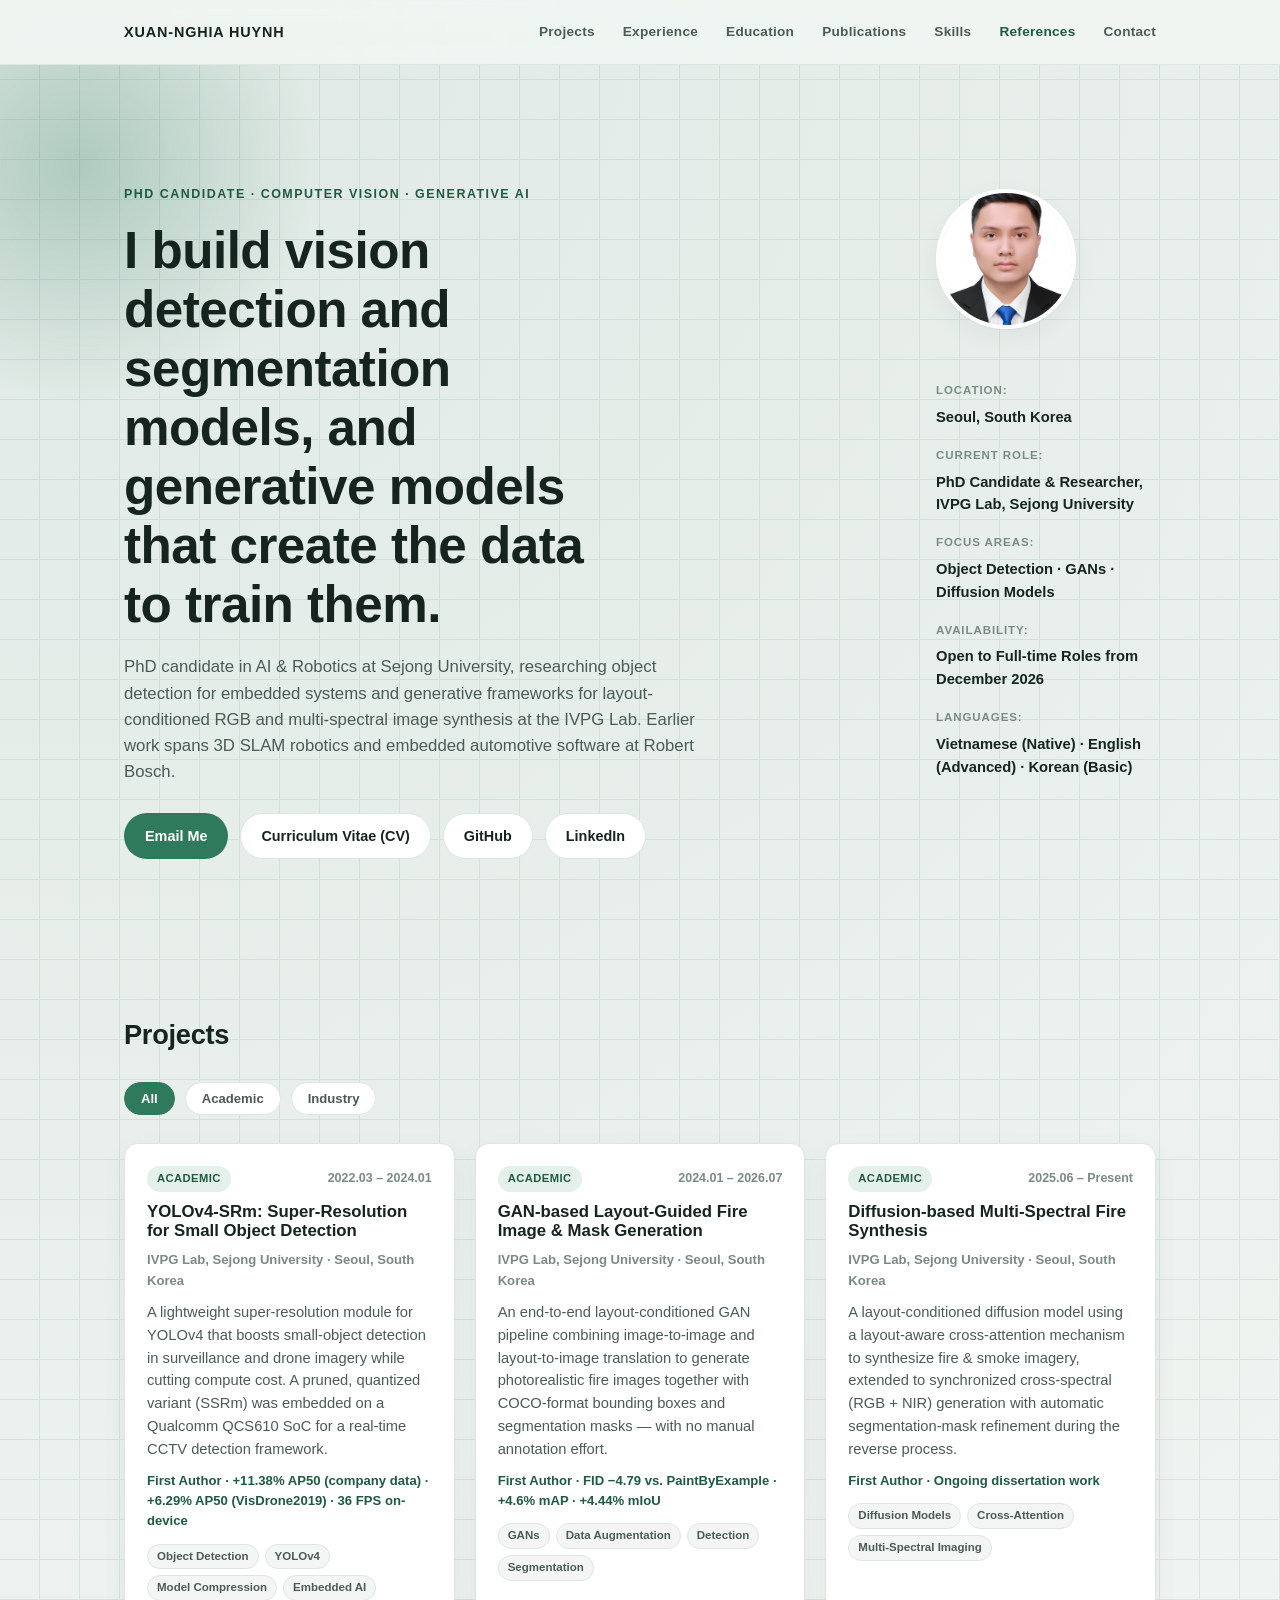
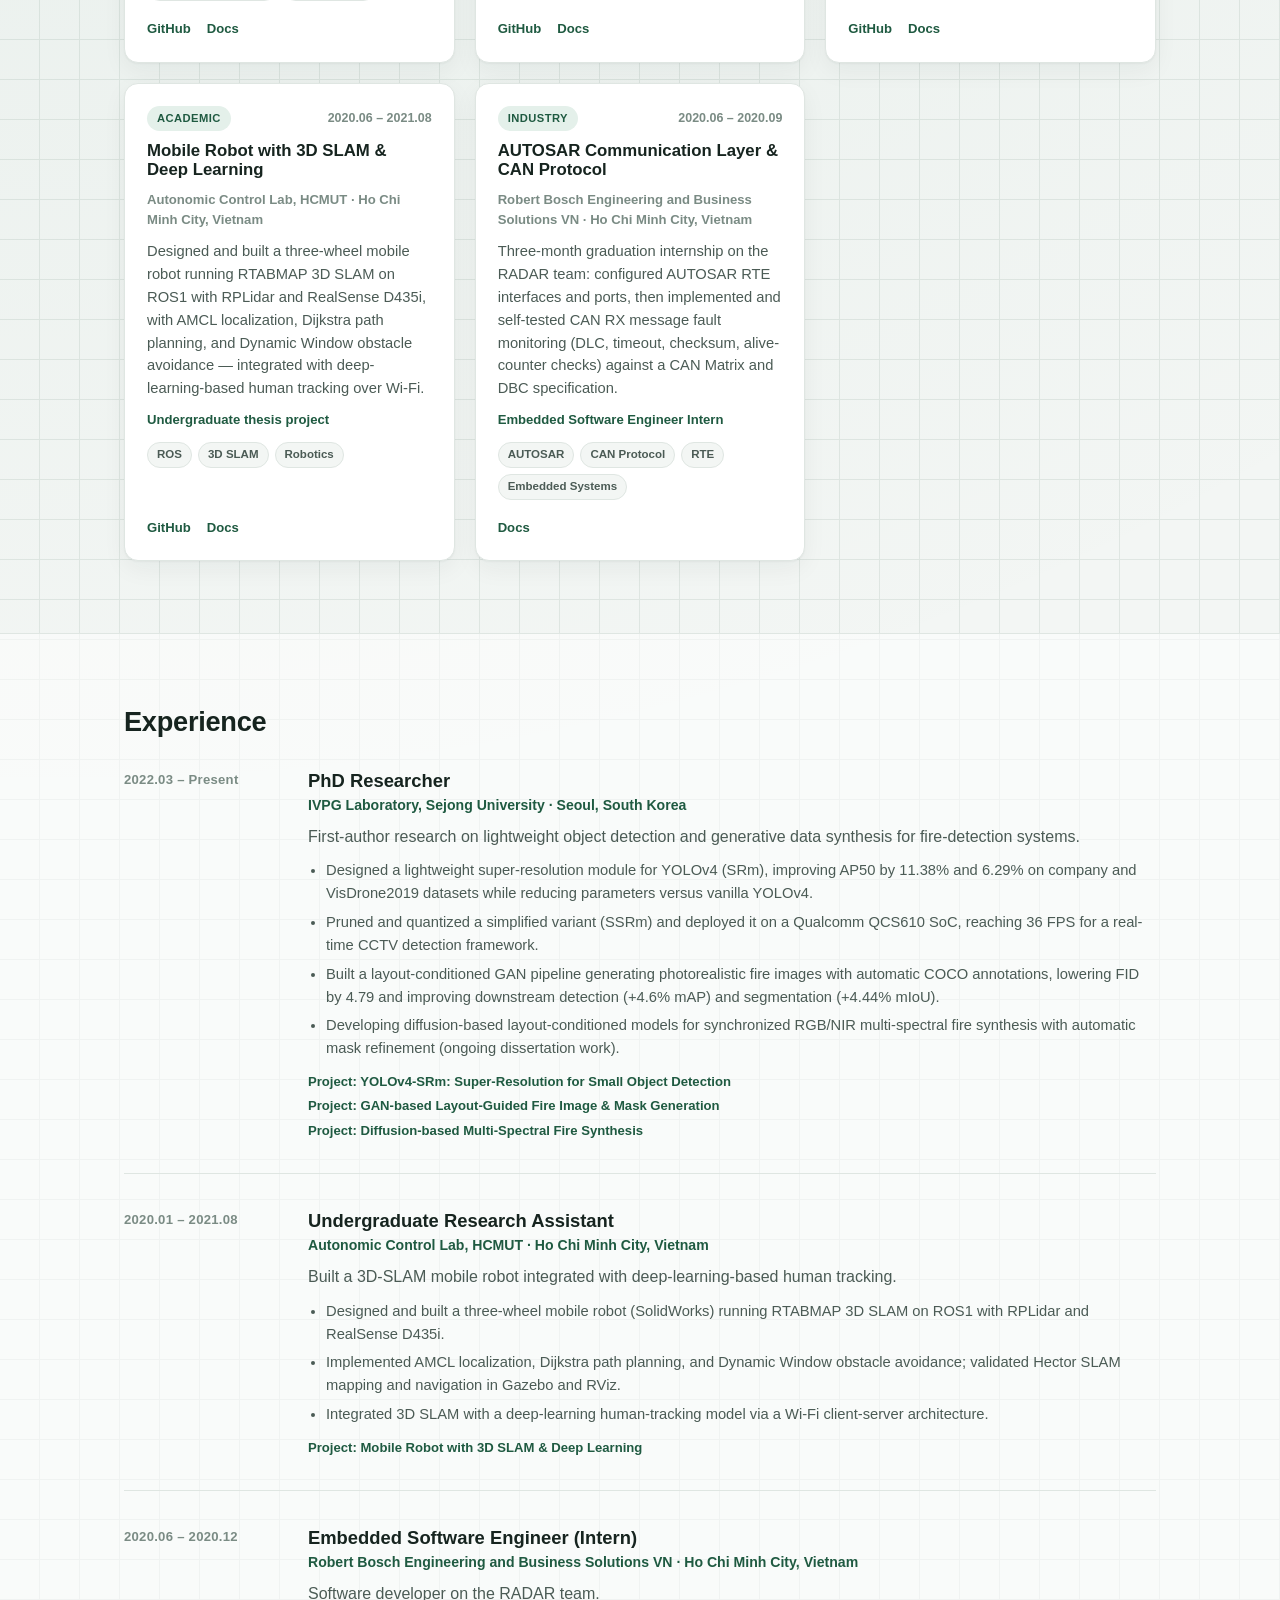
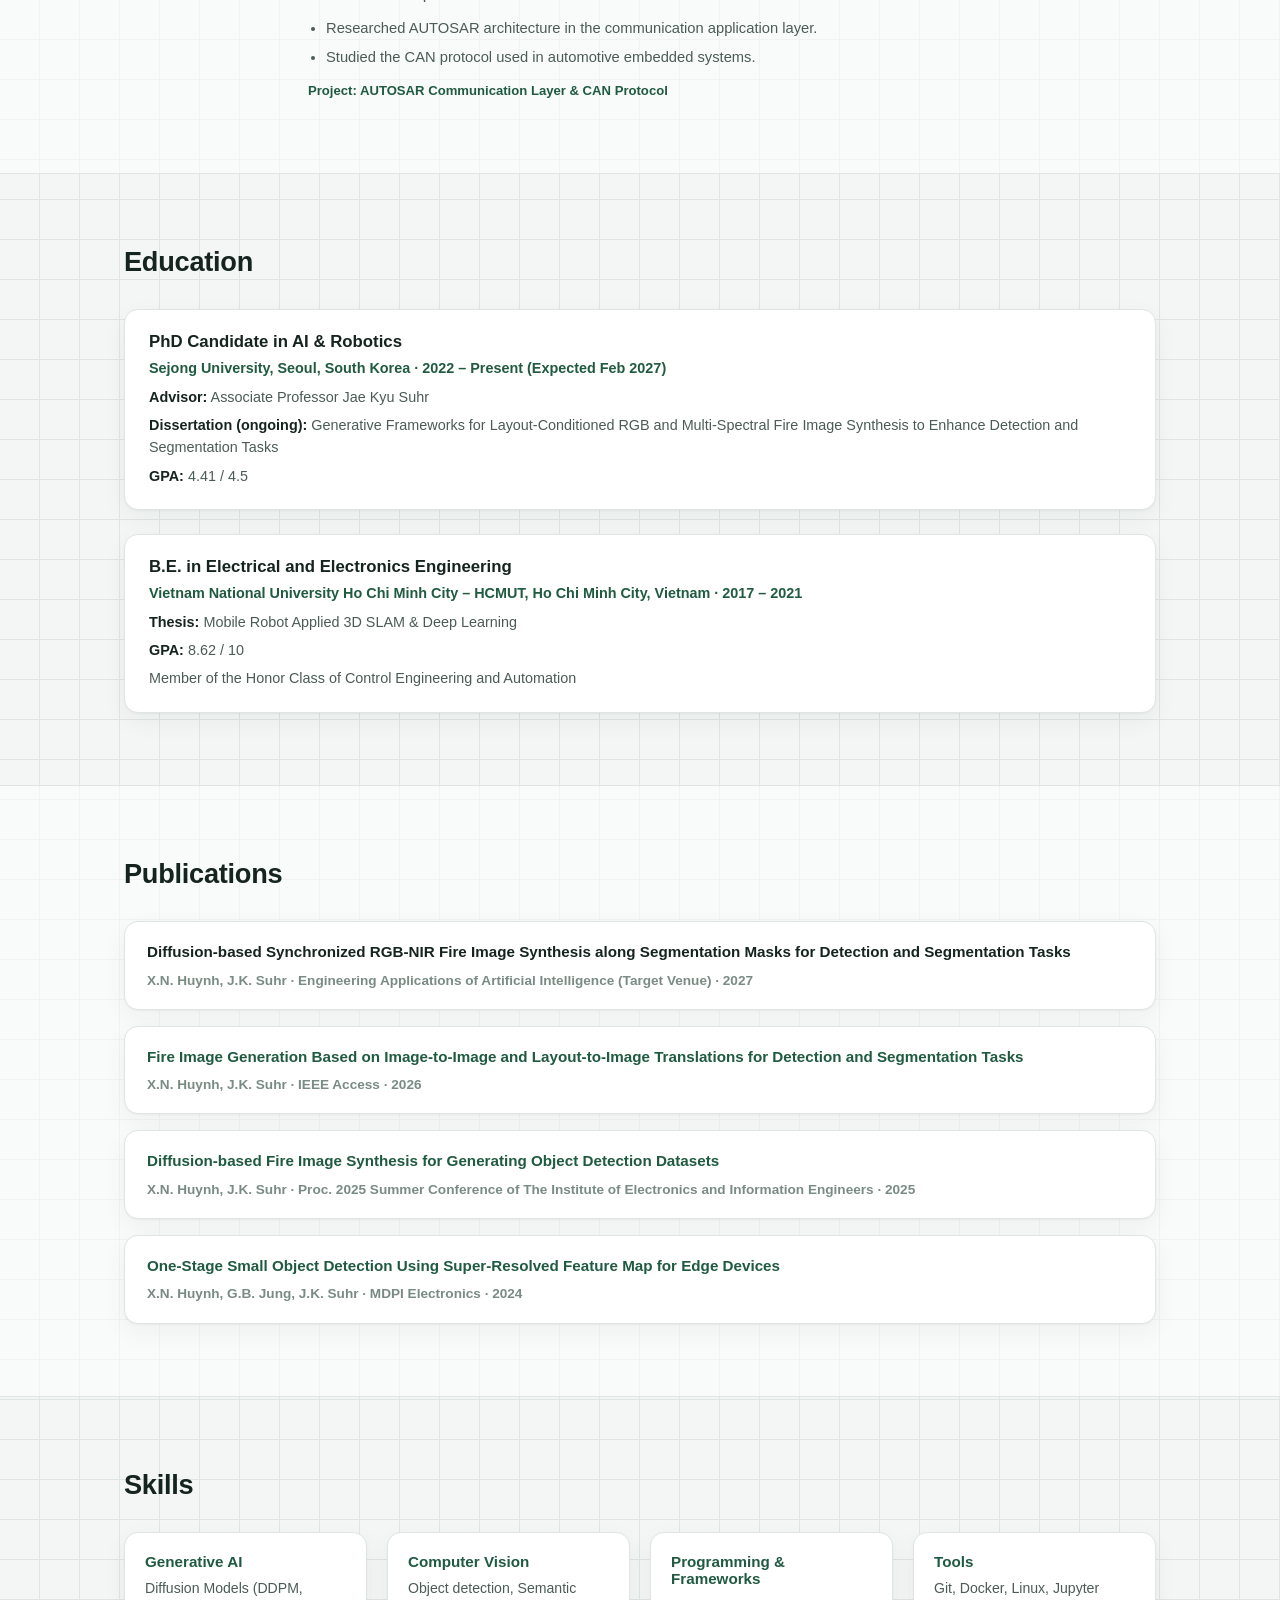
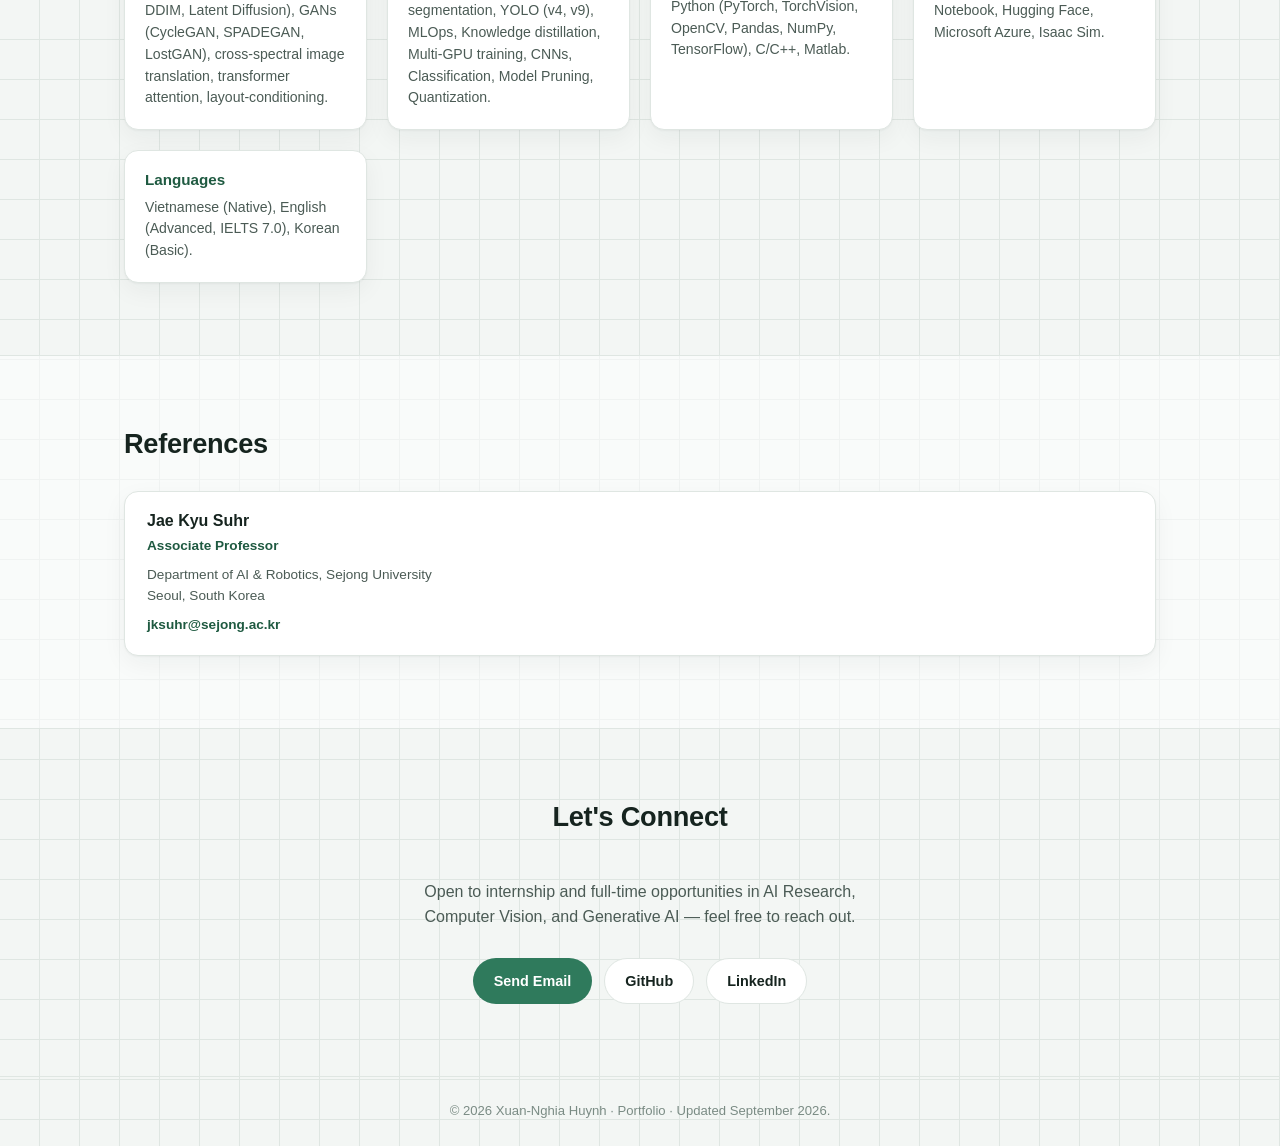
<file: index.html>
<!DOCTYPE html>
<html lang="en">
<head>
<meta charset="UTF-8">
<meta name="viewport" content="width=device-width, initial-scale=1.0">
<title>Xuan-Nghia Huynh | PhD Candidate · Computer Vision &amp; Generative AI</title>
<meta name="description" content="Portfolio of Xuan-Nghia Huynh — PhD Candidate researching computer vision and generative AI at Sejong University.">
<link rel="icon" href="data:,">
<link rel="stylesheet" href="styles.css">
</head>
<body>

<header class="site-header" id="top">
  <div class="wrap header-inner">
    <a class="brand" href="#top">XUAN-NGHIA HUYNH</a>
    <nav class="main-nav" id="main-nav">
      <a href="#projects">Projects</a>
      <a href="#experience">Experience</a>
      <a href="#education">Education</a>
      <a href="#publications">Publications</a>
      <a href="#skills">Skills</a>
      <a href="#references">References</a>
      <a href="#contact">Contact</a>
    </nav>
    <button class="nav-toggle" id="nav-toggle" aria-label="Toggle menu" aria-expanded="false">
      <span></span><span></span><span></span>
    </button>
  </div>
</header>

<main>

  <!-- ============ HERO ============ -->
  <section class="hero">
    <div class="hero-blob" aria-hidden="true"></div>
    <div class="wrap hero-inner">
      <div class="hero-flex">
        <div class="hero-text">
          <p class="eyebrow">PHD CANDIDATE · COMPUTER VISION · GENERATIVE AI</p>
          <h1>I build vision detection and segmentation models, and generative models that create the data to train them.</h1>
          <p class="hero-lede">
            PhD candidate in AI &amp; Robotics at Sejong University, researching object detection for
            embedded systems and generative frameworks for layout-conditioned RGB and multi-spectral
            image synthesis at the IVPG Lab. Earlier work spans 3D SLAM robotics and embedded automotive
            software at Robert Bosch.
          </p>
          <div class="hero-actions">
            <a class="btn btn-primary" href="mailto:hxnghia99k@gmail.com">Email Me</a>
            <a class="btn btn-ghost" href="assets/MyCV.pdf" target="_blank" rel="noopener">Curriculum Vitae (CV)</a>
            <a class="btn btn-ghost" href="https://github.com/hxnghia99" target="_blank" rel="noopener">GitHub</a>
            <a class="btn btn-ghost" href="https://www.linkedin.com/in/x-nghia-huynh/" target="_blank" rel="noopener">LinkedIn</a>
          </div>
        </div>

        <div class="hero-side">
          <div class="hero-photo">
            <img src="assets/MyPhoto.jpg" alt="Portrait of Xuan-Nghia Huynh">
          </div>
          <dl class="info-list">
            <div class="info-item">
              <dt>LOCATION:</dt>
              <dd>Seoul, South Korea</dd>
            </div>
            <div class="info-item">
              <dt>CURRENT ROLE:</dt>
              <dd>PhD Candidate &amp; Researcher, IVPG Lab, Sejong University</dd>
            </div>
            <div class="info-item">
              <dt>FOCUS AREAS:</dt>
              <dd>Object Detection · GANs · Diffusion Models</dd>
            </div>
            <div class="info-item">
              <dt>AVAILABILITY:</dt>
              <dd>Open to Full-time Roles from December 2026</dd>
            </div>
            <div class="info-item">
              <dt>LANGUAGES:</dt>
              <dd>Vietnamese (Native) · English (Advanced) · Korean (Basic)</dd>
            </div>
          </dl>
        </div>
      </div>
    </div>
  </section>

  <!-- ============ PROJECTS ============ -->
  <section class="section" id="projects">
    <div class="wrap">
      <h2 class="section-title">Projects</h2>

      <div class="filter-bar" id="project-filters">
        <button class="filter-chip is-active" data-filter="all">All</button>
        <button class="filter-chip" data-filter="academic">Academic</button>
        <button class="filter-chip" data-filter="industry">Industry</button>
      </div>

      <div class="project-list" id="project-list">

        <article class="project-card" id="project-yolov4-srm" data-category="academic">
          <div class="project-meta">
            <span class="tag-pill">Academic</span>
            <span class="project-date">2022.03 &ndash; 2024.01</span>
          </div>
          <h3>YOLOv4-SRm: Super-Resolution for Small Object Detection</h3>
          <p class="project-org">IVPG Lab, Sejong University &middot; Seoul, South Korea</p>
          <p class="project-desc">
            A lightweight super-resolution module for YOLOv4 that boosts small-object detection in
            surveillance and drone imagery while cutting compute cost. A pruned, quantized variant
            (SSRm) was embedded on a Qualcomm QCS610 SoC for a real-time CCTV detection framework.
          </p>
          <p class="project-stat">First Author · +11.38% AP50 (company data) · +6.29% AP50 (VisDrone2019) · 36 FPS on-device</p>
          <div class="tag-row">
            <span class="tag">Object Detection</span>
            <span class="tag">YOLOv4</span>
            <span class="tag">Model Compression</span>
            <span class="tag">Embedded AI</span>
          </div>
          <div class="project-links">
            <a href="https://github.com/hxnghia99/Yolov4_Learning" target="_blank" rel="noopener">GitHub</a>
            <a href="docs/01_2024_yolov4-srm.html" class="docs-link">Docs</a>
          </div>
        </article>

        <article class="project-card" id="project-gan-fire" data-category="academic">
          <div class="project-meta">
            <span class="tag-pill">Academic</span>
            <span class="project-date">2024.01 &ndash; 2026.07</span>
          </div>
          <h3>GAN-based Layout-Guided Fire Image &amp; Mask Generation</h3>
          <p class="project-org">IVPG Lab, Sejong University &middot; Seoul, South Korea</p>
          <p class="project-desc">
            An end-to-end layout-conditioned GAN pipeline combining image-to-image and layout-to-image
            translation to generate photorealistic fire images together with COCO-format bounding boxes
            and segmentation masks — with no manual annotation effort.
          </p>
          <p class="project-stat">First Author · FID &minus;4.79 vs. PaintByExample · +4.6% mAP · +4.44% mIoU</p>
          <div class="tag-row">
            <span class="tag">GANs</span>
            <span class="tag">Data Augmentation</span>
            <span class="tag">Detection</span>
            <span class="tag">Segmentation</span>
          </div>
          <div class="project-links">
            <a href="https://github.com/hxnghia99/LostGAN_Research" target="_blank" rel="noopener">GitHub</a>
            <a href="docs/07_2026_gan-fire-synthesis.html" class="docs-link">Docs</a>
          </div>
        </article>

        <article class="project-card" id="project-diffusion-fire" data-category="academic">
          <div class="project-meta">
            <span class="tag-pill">Academic</span>
            <span class="project-date">2025.06 &ndash; Present</span>
          </div>
          <h3>Diffusion-based Multi-Spectral Fire Synthesis</h3>
          <p class="project-org">IVPG Lab, Sejong University &middot; Seoul, South Korea</p>
          <p class="project-desc">
            A layout-conditioned diffusion model using a layout-aware cross-attention mechanism to
            synthesize fire &amp; smoke imagery, extended to synchronized cross-spectral (RGB + NIR)
            generation with automatic segmentation-mask refinement during the reverse process.
          </p>
          <p class="project-stat">First Author · Ongoing dissertation work</p>
          <div class="tag-row">
            <span class="tag">Diffusion Models</span>
            <span class="tag">Cross-Attention</span>
            <span class="tag">Multi-Spectral Imaging</span>
          </div>
          <div class="project-links">
            <a href="https://github.com/hxnghia99/Fire_Diffusion" target="_blank" rel="noopener">GitHub</a>
            <a href="docs/09_2026_diffusion-fire-synthesis.html" class="docs-link">Docs</a>
          </div>
        </article>

        <article class="project-card" id="project-slam-robot" data-category="academic">
          <div class="project-meta">
            <span class="tag-pill">Academic</span>
            <span class="project-date">2020.06 &ndash; 2021.08</span>
          </div>
          <h3>Mobile Robot with 3D SLAM &amp; Deep Learning</h3>
          <p class="project-org">Autonomic Control Lab, HCMUT &middot; Ho Chi Minh City, Vietnam</p>
          <p class="project-desc">
            Designed and built a three-wheel mobile robot running RTABMAP 3D SLAM on ROS1 with RPLidar
            and RealSense D435i, with AMCL localization, Dijkstra path planning, and Dynamic Window
            obstacle avoidance — integrated with deep-learning-based human tracking over Wi-Fi.
          </p>
          <p class="project-stat">Undergraduate thesis project</p>
          <div class="tag-row">
            <span class="tag">ROS</span>
            <span class="tag">3D SLAM</span>
            <span class="tag">Robotics</span>
          </div>
          <div class="project-links">
            <a href="https://github.com/hxnghia99/thesis_robot" target="_blank" rel="noopener">GitHub</a>
            <a href="docs/02_2021_slam-robot.html" class="docs-link">Docs</a>
          </div>
          </article>

        <article class="project-card" id="project-autosar-can" data-category="industry">
          <div class="project-meta">
            <span class="tag-pill">Industry</span>
            <span class="project-date">2020.06 &ndash; 2020.09</span>
          </div>
          <h3>AUTOSAR Communication Layer &amp; CAN Protocol</h3>
          <p class="project-org">Robert Bosch Engineering and Business Solutions VN &middot; Ho Chi Minh City, Vietnam</p>
          <p class="project-desc">
            Three-month graduation internship on the RADAR team: configured AUTOSAR RTE interfaces
            and ports, then implemented and self-tested CAN RX message fault monitoring (DLC,
            timeout, checksum, alive-counter checks) against a CAN Matrix and DBC specification.
          </p>
          <p class="project-stat">Embedded Software Engineer Intern</p>
          <div class="tag-row">
            <span class="tag">AUTOSAR</span>
            <span class="tag">CAN Protocol</span>
            <span class="tag">RTE</span>
            <span class="tag">Embedded Systems</span>
          </div>
          <div class="project-links">
            <a href="docs/autosar-can.html" class="docs-link">Docs</a>
          </div>
        </article>

      </div>
    </div>
  </section>

  <!-- ============ EXPERIENCE ============ -->
  <section class="section section-alt" id="experience">
    <div class="wrap">
      <h2 class="section-title">Experience</h2>

      <div class="timeline">
        <div class="timeline-item">
          <div class="timeline-date">2022.03 &ndash; Present</div>
          <div class="timeline-body">
            <h3>PhD Researcher</h3>
            <p class="timeline-org">IVPG Laboratory, Sejong University &middot; Seoul, South Korea</p>
            <p class="timeline-summary">First-author research on lightweight object detection and generative data synthesis for fire-detection systems.</p>
            <ul class="timeline-list">
              <li>Designed a lightweight super-resolution module for YOLOv4 (SRm), improving AP50 by 11.38% and 6.29% on company and VisDrone2019 datasets while reducing parameters versus vanilla YOLOv4.</li>
              <li>Pruned and quantized a simplified variant (SSRm) and deployed it on a Qualcomm QCS610 SoC, reaching 36 FPS for a real-time CCTV detection framework.</li>
              <li>Built a layout-conditioned GAN pipeline generating photorealistic fire images with automatic COCO annotations, lowering FID by 4.79 and improving downstream detection (+4.6% mAP) and segmentation (+4.44% mIoU).</li>
              <li>Developing diffusion-based layout-conditioned models for synchronized RGB/NIR multi-spectral fire synthesis with automatic mask refinement (ongoing dissertation work).</li>
            </ul>
            <div class="timeline-projects">
              <a href="#project-yolov4-srm">Project: YOLOv4-SRm: Super-Resolution for Small Object Detection</a>
              <a href="#project-gan-fire">Project: GAN-based Layout-Guided Fire Image &amp; Mask Generation</a>
              <a href="#project-diffusion-fire">Project: Diffusion-based Multi-Spectral Fire Synthesis</a>
            </div>
          </div>
        </div>

        <div class="timeline-item">
          <div class="timeline-date">2020.01 &ndash; 2021.08</div>
          <div class="timeline-body">
            <h3>Undergraduate Research Assistant</h3>
            <p class="timeline-org">Autonomic Control Lab, HCMUT &middot; Ho Chi Minh City, Vietnam</p>
            <p class="timeline-summary">Built a 3D-SLAM mobile robot integrated with deep-learning-based human tracking.</p>
            <ul class="timeline-list">
              <li>Designed and built a three-wheel mobile robot (SolidWorks) running RTABMAP 3D SLAM on ROS1 with RPLidar and RealSense D435i.</li>
              <li>Implemented AMCL localization, Dijkstra path planning, and Dynamic Window obstacle avoidance; validated Hector SLAM mapping and navigation in Gazebo and RViz.</li>
              <li>Integrated 3D SLAM with a deep-learning human-tracking model via a Wi-Fi client-server architecture.</li>
            </ul>
            <div class="timeline-projects">
              <a href="#project-slam-robot">Project: Mobile Robot with 3D SLAM &amp; Deep Learning</a>
            </div>
          </div>
        </div>

        <div class="timeline-item">
          <div class="timeline-date">2020.06 &ndash; 2020.12</div>
          <div class="timeline-body">
            <h3>Embedded Software Engineer (Intern)</h3>
            <p class="timeline-org">Robert Bosch Engineering and Business Solutions VN &middot; Ho Chi Minh City, Vietnam</p>
            <p class="timeline-summary">Software developer on the RADAR team.</p>
            <ul class="timeline-list">
              <li>Researched AUTOSAR architecture in the communication application layer.</li>
              <li>Studied the CAN protocol used in automotive embedded systems.</li>
            </ul>
            <div class="timeline-projects">
              <a href="#project-autosar-can">Project: AUTOSAR Communication Layer &amp; CAN Protocol</a>
            </div>
          </div>
        </div>
      </div>
    </div>
  </section>

  <!-- ============ EDUCATION ============ -->
  <section class="section" id="education">
    <div class="wrap">
      <h2 class="section-title">Education</h2>

      <div class="edu-list">
        <div class="edu-item">
          <h3>PhD Candidate in AI &amp; Robotics</h3>
          <p class="edu-org">Sejong University, Seoul, South Korea &middot; 2022 &ndash; Present (Expected Feb 2027)</p>
          <div class="edu-detail">
            <p><strong>Advisor:</strong> Associate Professor Jae Kyu Suhr</p>
            <p><strong>Dissertation (ongoing):</strong> Generative Frameworks for Layout-Conditioned RGB and Multi-Spectral Fire Image Synthesis to Enhance Detection and Segmentation Tasks</p>
            <p><strong>GPA:</strong> 4.41 / 4.5</p>
          </div>
        </div>
        <div class="edu-item">
          <h3>B.E. in Electrical and Electronics Engineering</h3>
          <p class="edu-org">Vietnam National University Ho Chi Minh City &ndash; HCMUT, Ho Chi Minh City, Vietnam &middot; 2017 &ndash; 2021</p>
          <div class="edu-detail">
            <p><strong>Thesis:</strong> Mobile Robot Applied 3D SLAM &amp; Deep Learning</p>
            <p><strong>GPA:</strong> 8.62 / 10</p>
            <p>Member of the Honor Class of Control Engineering and Automation</p>
          </div>
        </div>
      </div>
    </div>
  </section>

  <!-- ============ PUBLICATIONS ============ -->
  <section class="section section-alt" id="publications">
    <div class="wrap">
      <h2 class="section-title">Publications</h2>

      <div class="pub-list">
        <div class="pub-item">
          <p class="pub-title">Diffusion-based Synchronized RGB-NIR Fire Image Synthesis along Segmentation Masks for Detection and Segmentation Tasks</p>
          <p class="pub-meta">X.N. Huynh, J.K. Suhr &middot; Engineering Applications of Artificial Intelligence (Target Venue) &middot; 2027</p>
        </div>
        <div class="pub-item">
          <p class="pub-title"><a href="https://ieeexplore.ieee.org/abstract/document/11625754/" target="_blank" rel="noopener">Fire Image Generation Based on Image-to-Image and Layout-to-Image Translations for Detection and Segmentation Tasks</a></p>
          <p class="pub-meta">X.N. Huynh, J.K. Suhr &middot; IEEE Access &middot; 2026</p>
        </div>
        <div class="pub-item">
          <p class="pub-title"><a href="https://www.dbpia.co.kr/pdf/pdfView.do?nodeId=NODE12331909" target="_blank" rel="noopener">Diffusion-based Fire Image Synthesis for Generating Object Detection Datasets</a></p>
          <p class="pub-meta">X.N. Huynh, J.K. Suhr &middot; Proc. 2025 Summer Conference of The Institute of Electronics and Information Engineers &middot; 2025</p>
        </div>
        <div class="pub-item">
          <p class="pub-title"><a href="https://www.mdpi.com/2079-9292/13/2/409" target="_blank" rel="noopener">One-Stage Small Object Detection Using Super-Resolved Feature Map for Edge Devices</a></p>
          <p class="pub-meta">X.N. Huynh, G.B. Jung, J.K. Suhr &middot; MDPI Electronics &middot; 2024</p>
        </div>
      </div>
    </div>
  </section>

  <!-- ============ SKILLS ============ -->
  <section class="section" id="skills">
    <div class="wrap">
      <h2 class="section-title">Skills</h2>

      <div class="skills-grid">
        <div class="skill-card">
          <h3>Generative AI</h3>
          <p>Diffusion Models (DDPM, DDIM, Latent Diffusion), GANs (CycleGAN, SPADEGAN, LostGAN), cross-spectral image translation, transformer attention, layout-conditioning.</p>
        </div>
        <div class="skill-card">
          <h3>Computer Vision</h3>
          <p>Object detection, Semantic segmentation, YOLO (v4, v9), MLOps, Knowledge distillation, Multi-GPU training, CNNs, Classification, Model Pruning, Quantization.</p>
        </div>
        <div class="skill-card">
          <h3>Programming &amp; Frameworks</h3>
          <p>Python (PyTorch, TorchVision, OpenCV, Pandas, NumPy, TensorFlow), C/C++, Matlab.</p>
        </div>
        <div class="skill-card">
          <h3>Tools</h3>
          <p>Git, Docker, Linux, Jupyter Notebook, Hugging Face, Microsoft Azure, Isaac Sim.</p>
        </div>
        <div class="skill-card">
          <h3>Languages</h3>
          <p>Vietnamese (Native), English (Advanced, IELTS 7.0), Korean (Basic).</p>
        </div>
      </div>
    </div>
  </section>

  <!-- ============ REFERENCES ============ -->
  <section class="section section-alt" id="references">
    <div class="wrap">
      <h2 class="section-title">References</h2>

      <div class="reference-list">
        <div class="reference-card">
          <h3>Jae Kyu Suhr</h3>
          <p class="reference-title">Associate Professor</p>
          <p class="reference-org">Department of AI &amp; Robotics, Sejong University</p>
          <p class="reference-org">Seoul, South Korea</p>
          <p class="reference-email"><a href="mailto:jksuhr@sejong.ac.kr">jksuhr@sejong.ac.kr</a></p>
        </div>
      </div>
    </div>
  </section>

  <!-- ============ CONTACT ============ -->
  <section class="section" id="contact">
    <div class="wrap contact-wrap">
      <h2 class="section-title">Let's Connect</h2>
      <p class="contact-lede">Open to internship and full-time opportunities in AI Research, Computer Vision, and Generative AI — feel free to reach out.</p>
      <div class="hero-actions">
        <a class="btn btn-primary" href="mailto:hxnghia99k@gmail.com">Send Email</a>
        <a class="btn btn-ghost" href="https://github.com/hxnghia99" target="_blank" rel="noopener">GitHub</a>
        <a class="btn btn-ghost" href="https://www.linkedin.com/in/x-nghia-huynh/" target="_blank" rel="noopener">LinkedIn</a>
      </div>
    </div>
  </section>

</main>

<footer class="site-footer">
  <div class="wrap">
    <p>&copy; <span id="year"></span> Xuan-Nghia Huynh · Portfolio · Updated September 2026.</p>
  </div>
</footer>

<div class="docs-modal" id="docs-modal" hidden>
  <div class="docs-modal-backdrop" id="docs-modal-backdrop"></div>
  <div class="docs-modal-panel" role="dialog" aria-modal="true" aria-label="Project documentation">
    <button type="button" class="docs-modal-close" id="docs-modal-close" aria-label="Close">&times;</button>
    <iframe id="docs-modal-frame" title="Project documentation"></iframe>
  </div>
</div>

<script src="script.js"></script>
</body>
</html>
</file>
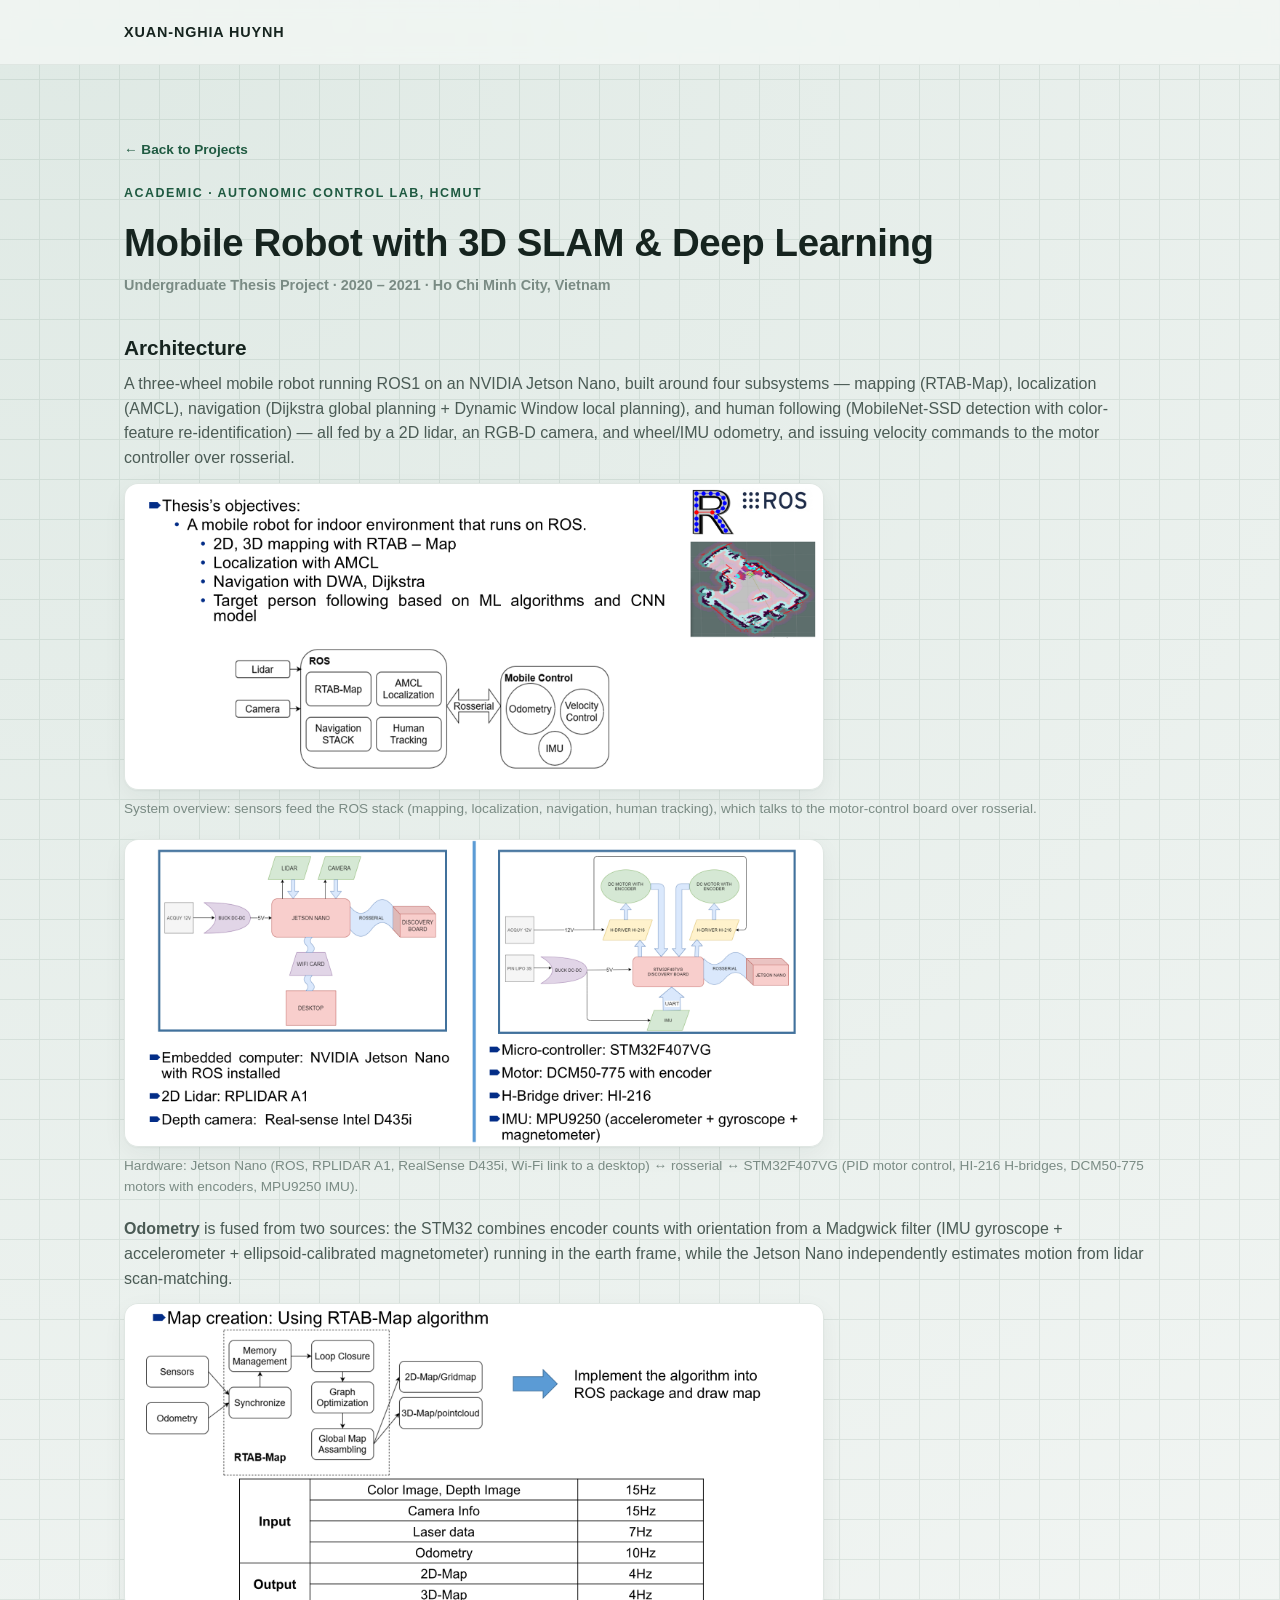
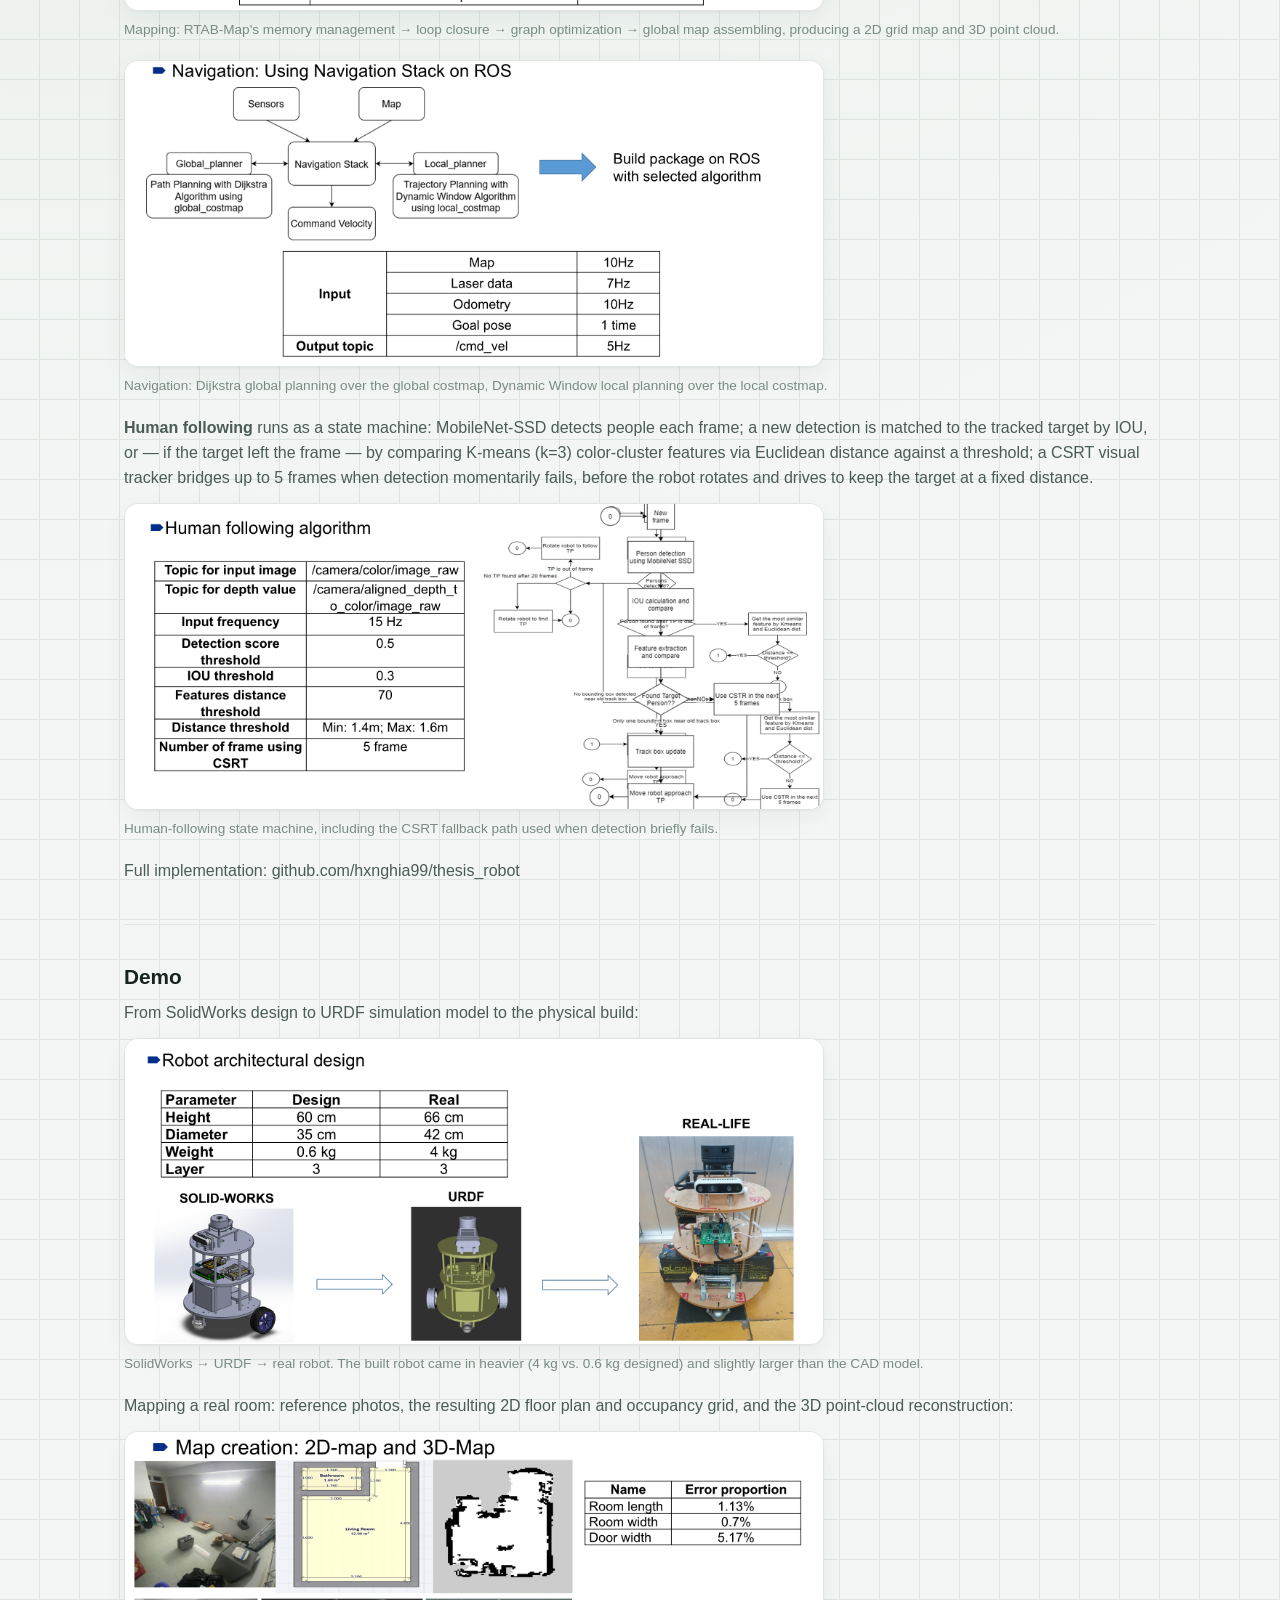
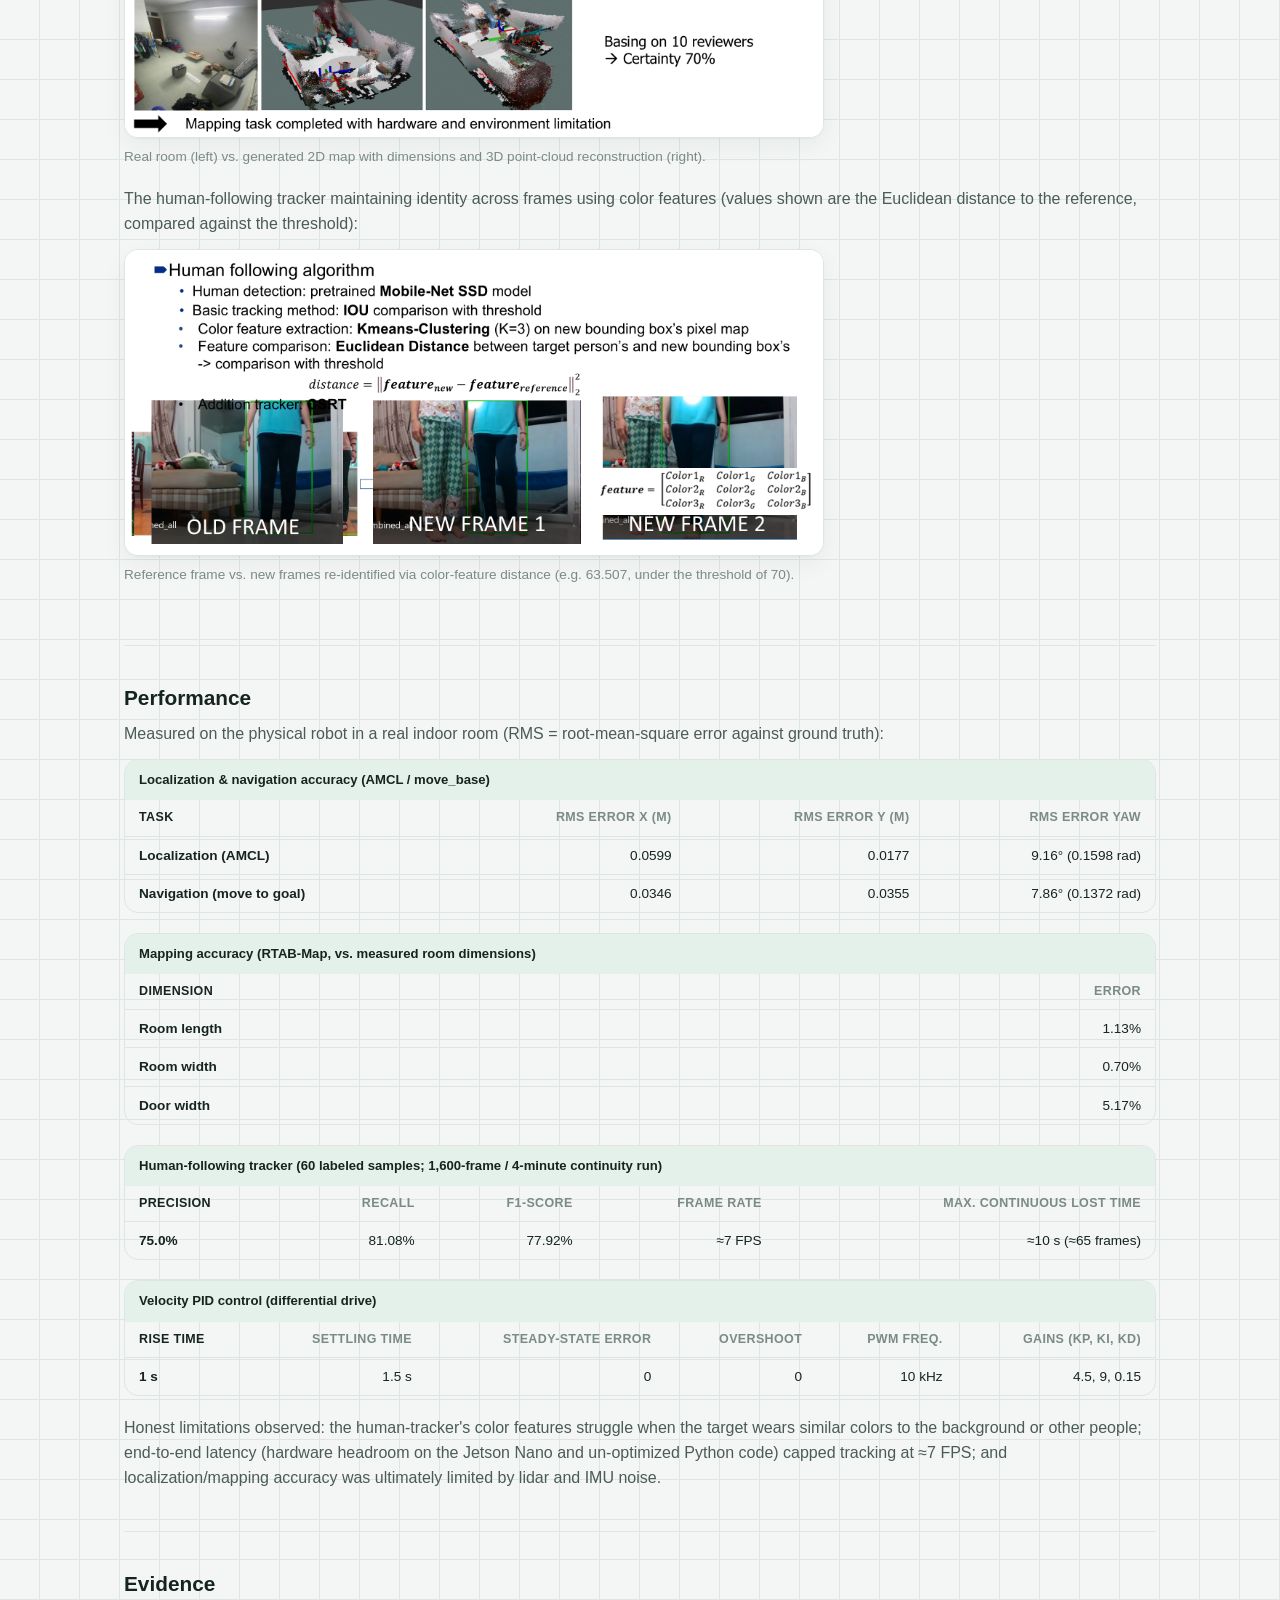
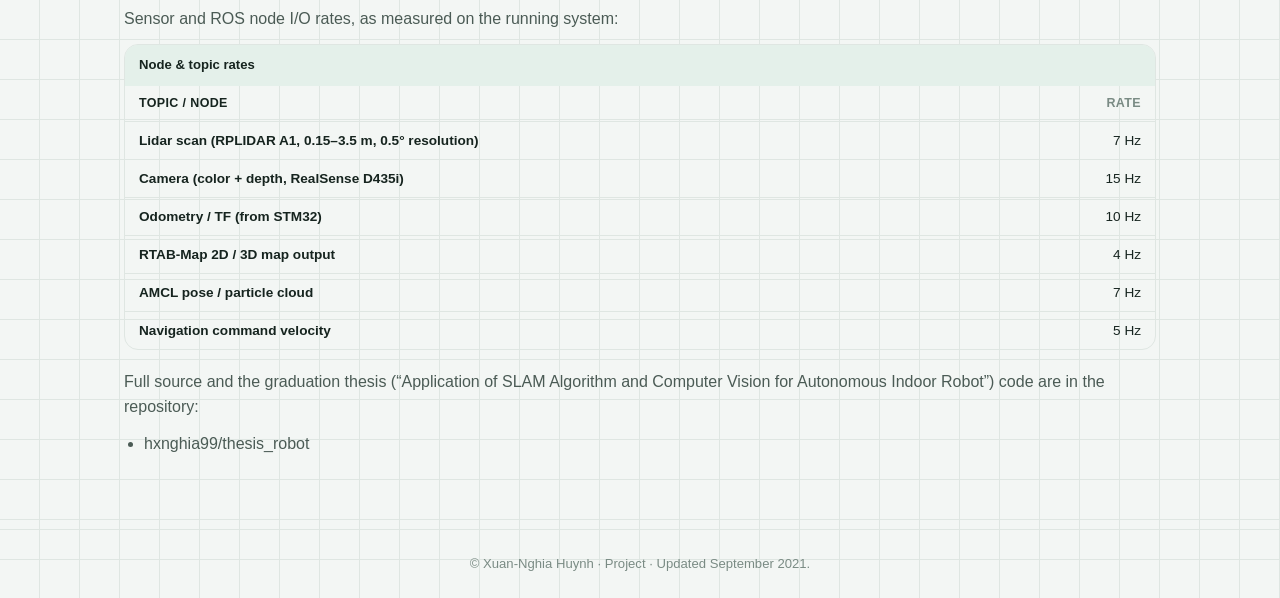
<file: docs/02_2021_slam-robot.html>
<!DOCTYPE html>
<html lang="en">
<head>
<meta charset="UTF-8">
<meta name="viewport" content="width=device-width, initial-scale=1.0">
<title>Mobile Robot with 3D SLAM | Xuan-Nghia Huynh</title>
<meta name="description" content="Architecture, demo, performance, and evidence for the 3D SLAM mobile robot project.">
<link rel="icon" href="data:,">
<link rel="stylesheet" href="../styles.css">
</head>
<body>

<header class="site-header">
  <div class="wrap header-inner">
    <a class="brand" href="../index.html#top">XUAN-NGHIA HUYNH</a>
  </div>
</header>

<main>
  <section class="section">
    <div class="wrap">
      <a class="doc-back" href="../index.html#projects">&larr; Back to Projects</a>
      <p class="eyebrow">ACADEMIC · AUTONOMIC CONTROL LAB, HCMUT</p>
      <h1 class="doc-page-title">Mobile Robot with 3D SLAM &amp; Deep Learning</h1>
      <p class="doc-meta">Undergraduate Thesis Project &middot; 2020 &ndash; 2021 &middot; Ho Chi Minh City, Vietnam</p>

      <div class="doc-section">
        <h2>Architecture</h2>
        <p>
          A three-wheel mobile robot running ROS1 on an NVIDIA Jetson Nano, built around four
          subsystems &mdash; mapping (RTAB-Map), localization (AMCL), navigation (Dijkstra global
          planning + Dynamic Window local planning), and human following (MobileNet-SSD detection
          with color-feature re-identification) &mdash; all fed by a 2D lidar, an RGB-D camera, and
          wheel/IMU odometry, and issuing velocity commands to the motor controller over rosserial.
        </p>

        <figure class="doc-figure">
          <img src="../assets/figures/slam-robot-system-overview.png" alt="System overview: Lidar and Camera feed RTAB-Map, AMCL localization, the navigation stack, and human tracking inside ROS, which communicates over rosserial with a Mobile Control board handling odometry, velocity control, and IMU">
          <figcaption>System overview: sensors feed the ROS stack (mapping, localization, navigation, human tracking), which talks to the motor-control board over rosserial.</figcaption>
        </figure>

        <figure class="doc-figure">
          <img src="../assets/figures/slam-robot-hardware.png" alt="Hardware diagram: a Jetson Nano running ROS reads a lidar and camera and connects over rosserial to an STM32F407VG Discovery board, which drives two DC motors with encoders through H-bridge drivers and reads an IMU, powered from a 12V battery through buck converters">
          <figcaption>Hardware: Jetson Nano (ROS, RPLIDAR A1, RealSense D435i, Wi-Fi link to a desktop) &harr; rosserial &harr; STM32F407VG (PID motor control, HI-216 H-bridges, DCM50-775 motors with encoders, MPU9250 IMU).</figcaption>
        </figure>

        <p>
          <strong>Odometry</strong> is fused from two sources: the STM32 combines encoder counts with
          orientation from a Madgwick filter (IMU gyroscope + accelerometer + ellipsoid-calibrated
          magnetometer) running in the earth frame, while the Jetson Nano independently estimates
          motion from lidar scan-matching.
        </p>

        <figure class="doc-figure">
          <img src="../assets/figures/slam-robot-rtabmap.png" alt="RTAB-Map pipeline: sensors and odometry feed memory management, loop closure, graph optimization, and global map assembling to produce a 2D grid map and a 3D point cloud, implemented as a ROS package">
          <figcaption>Mapping: RTAB-Map's memory management &rarr; loop closure &rarr; graph optimization &rarr; global map assembling, producing a 2D grid map and 3D point cloud.</figcaption>
        </figure>

        <figure class="doc-figure">
          <img src="../assets/figures/slam-robot-navigation-stack.png" alt="Navigation stack: sensors and the map feed a global planner using Dijkstra's algorithm over a global costmap, and a local planner using the Dynamic Window Algorithm over a local costmap, producing a command velocity">
          <figcaption>Navigation: Dijkstra global planning over the global costmap, Dynamic Window local planning over the local costmap.</figcaption>
        </figure>

        <p>
          <strong>Human following</strong> runs as a state machine: MobileNet-SSD detects people each
          frame; a new detection is matched to the tracked target by IOU, or &mdash; if the target
          left the frame &mdash; by comparing K-means (k=3) color-cluster features via Euclidean
          distance against a threshold; a CSRT visual tracker bridges up to 5 frames when detection
          momentarily fails, before the robot rotates and drives to keep the target at a fixed
          distance.
        </p>

        <figure class="doc-figure">
          <img src="../assets/figures/slam-robot-human-following-flow.png" alt="Human following state machine: person detection via MobileNet-SSD, IOU matching, feature extraction and comparison via K-means color clustering and Euclidean distance, CSRT tracking fallback for 5 frames, then track box update and robot approach commands">
          <figcaption>Human-following state machine, including the CSRT fallback path used when detection briefly fails.</figcaption>
        </figure>

        <p>
          Full implementation: <a href="https://github.com/hxnghia99/thesis_robot" target="_blank" rel="noopener">github.com/hxnghia99/thesis_robot</a>
        </p>
      </div>

      <div class="doc-section">
        <h2>Demo</h2>
        <p>
          From SolidWorks design to URDF simulation model to the physical build:
        </p>
        <figure class="doc-figure">
          <img src="../assets/figures/slam-robot-physical-build.png" alt="SolidWorks CAD model, URDF simulation model, and the real physical three-wheel robot with lidar, camera, and electronics mounted on three layers, next to a table comparing designed vs. real height, diameter, weight, and layer count">
          <figcaption>SolidWorks &rarr; URDF &rarr; real robot. The built robot came in heavier (4 kg vs. 0.6 kg designed) and slightly larger than the CAD model.</figcaption>
        </figure>
        <p>
          Mapping a real room: reference photos, the resulting 2D floor plan and occupancy grid, and
          the 3D point-cloud reconstruction:
        </p>
        <figure class="doc-figure">
          <img src="../assets/figures/slam-robot-mapping-demo.png" alt="Room photos alongside the generated 2D floor plan with room and door dimensions, the 2D occupancy grid map, and two views of the 3D point-cloud reconstruction">
          <figcaption>Real room (left) vs. generated 2D map with dimensions and 3D point-cloud reconstruction (right).</figcaption>
        </figure>
        <p>
          The human-following tracker maintaining identity across frames using color features (values
          shown are the Euclidean distance to the reference, compared against the threshold):
        </p>
        <figure class="doc-figure">
          <img src="../assets/figures/slam-robot-human-following-demo.png" alt="Reference target person frame, and two new frames where the tracker re-identifies the same target using color features, with a shown feature distance of 63.507 under the 70 threshold">
          <figcaption>Reference frame vs. new frames re-identified via color-feature distance (e.g. 63.507, under the threshold of 70).</figcaption>
        </figure>
      </div>

      <div class="doc-section">
        <h2>Performance</h2>
        <p>
          Measured on the physical robot in a real indoor room (RMS = root-mean-square error against
          ground truth):
        </p>

        <div class="doc-table-wrap">
          <table class="doc-table">
            <caption>Localization &amp; navigation accuracy (AMCL / move_base)</caption>
            <thead><tr><th>Task</th><th>RMS error x (m)</th><th>RMS error y (m)</th><th>RMS error yaw</th></tr></thead>
            <tbody>
              <tr><td>Localization (AMCL)</td><td>0.0599</td><td>0.0177</td><td>9.16&deg; (0.1598 rad)</td></tr>
              <tr><td>Navigation (move to goal)</td><td>0.0346</td><td>0.0355</td><td>7.86&deg; (0.1372 rad)</td></tr>
            </tbody>
          </table>
        </div>

        <div class="doc-table-wrap">
          <table class="doc-table">
            <caption>Mapping accuracy (RTAB-Map, vs. measured room dimensions)</caption>
            <thead><tr><th>Dimension</th><th>Error</th></tr></thead>
            <tbody>
              <tr><td>Room length</td><td>1.13%</td></tr>
              <tr><td>Room width</td><td>0.70%</td></tr>
              <tr><td>Door width</td><td>5.17%</td></tr>
            </tbody>
          </table>
        </div>

        <div class="doc-table-wrap">
          <table class="doc-table">
            <caption>Human-following tracker (60 labeled samples; 1,600-frame / 4-minute continuity run)</caption>
            <thead><tr><th>Precision</th><th>Recall</th><th>F1-score</th><th>Frame rate</th><th>Max. continuous lost time</th></tr></thead>
            <tbody>
              <tr><td>75.0%</td><td>81.08%</td><td>77.92%</td><td>&asymp;7 FPS</td><td>&asymp;10 s (&asymp;65 frames)</td></tr>
            </tbody>
          </table>
        </div>

        <div class="doc-table-wrap">
          <table class="doc-table">
            <caption>Velocity PID control (differential drive)</caption>
            <thead><tr><th>Rise time</th><th>Settling time</th><th>Steady-state error</th><th>Overshoot</th><th>PWM freq.</th><th>Gains (Kp, Ki, Kd)</th></tr></thead>
            <tbody>
              <tr><td>1 s</td><td>1.5 s</td><td>0</td><td>0</td><td>10 kHz</td><td>4.5, 9, 0.15</td></tr>
            </tbody>
          </table>
        </div>

        <p>
          Honest limitations observed: the human-tracker's color features struggle when the target
          wears similar colors to the background or other people; end-to-end latency (hardware
          headroom on the Jetson Nano and un-optimized Python code) capped tracking at &asymp;7 FPS;
          and localization/mapping accuracy was ultimately limited by lidar and IMU noise.
        </p>
      </div>

      <div class="doc-section">
        <h2>Evidence</h2>
        <p>Sensor and ROS node I/O rates, as measured on the running system:</p>
        <div class="doc-table-wrap">
          <table class="doc-table">
            <caption>Node &amp; topic rates</caption>
            <thead><tr><th>Topic / node</th><th>Rate</th></tr></thead>
            <tbody>
              <tr><td>Lidar scan (RPLIDAR A1, 0.15&ndash;3.5 m, 0.5&deg; resolution)</td><td>7 Hz</td></tr>
              <tr><td>Camera (color + depth, RealSense D435i)</td><td>15 Hz</td></tr>
              <tr><td>Odometry / TF (from STM32)</td><td>10 Hz</td></tr>
              <tr><td>RTAB-Map 2D / 3D map output</td><td>4 Hz</td></tr>
              <tr><td>AMCL pose / particle cloud</td><td>7 Hz</td></tr>
              <tr><td>Navigation command velocity</td><td>5 Hz</td></tr>
            </tbody>
          </table>
        </div>
        <p>
          Full source and the graduation thesis (&ldquo;Application of SLAM Algorithm and Computer
          Vision for Autonomous Indoor Robot&rdquo;) code are in the repository:
        </p>
        <ul class="doc-list">
          <li><a href="https://github.com/hxnghia99/thesis_robot" target="_blank" rel="noopener">hxnghia99/thesis_robot</a></li>
        </ul>
      </div>
    </div>
  </section>
</main>

<footer class="site-footer">
  <div class="wrap">
    <p>&copy; Xuan-Nghia Huynh &middot; Project &middot; Updated September 2021.</p>
  </div>
</footer>

<script>
  if (window.parent !== window) {
    var backLink = document.querySelector('.doc-back');
    if (backLink) {
      backLink.textContent = '← Close';
      backLink.addEventListener('click', function (e) {
        e.preventDefault();
        window.parent.postMessage('close-docs-modal', '*');
      });
    }
  }
</script>

</body>
</html>
</file>
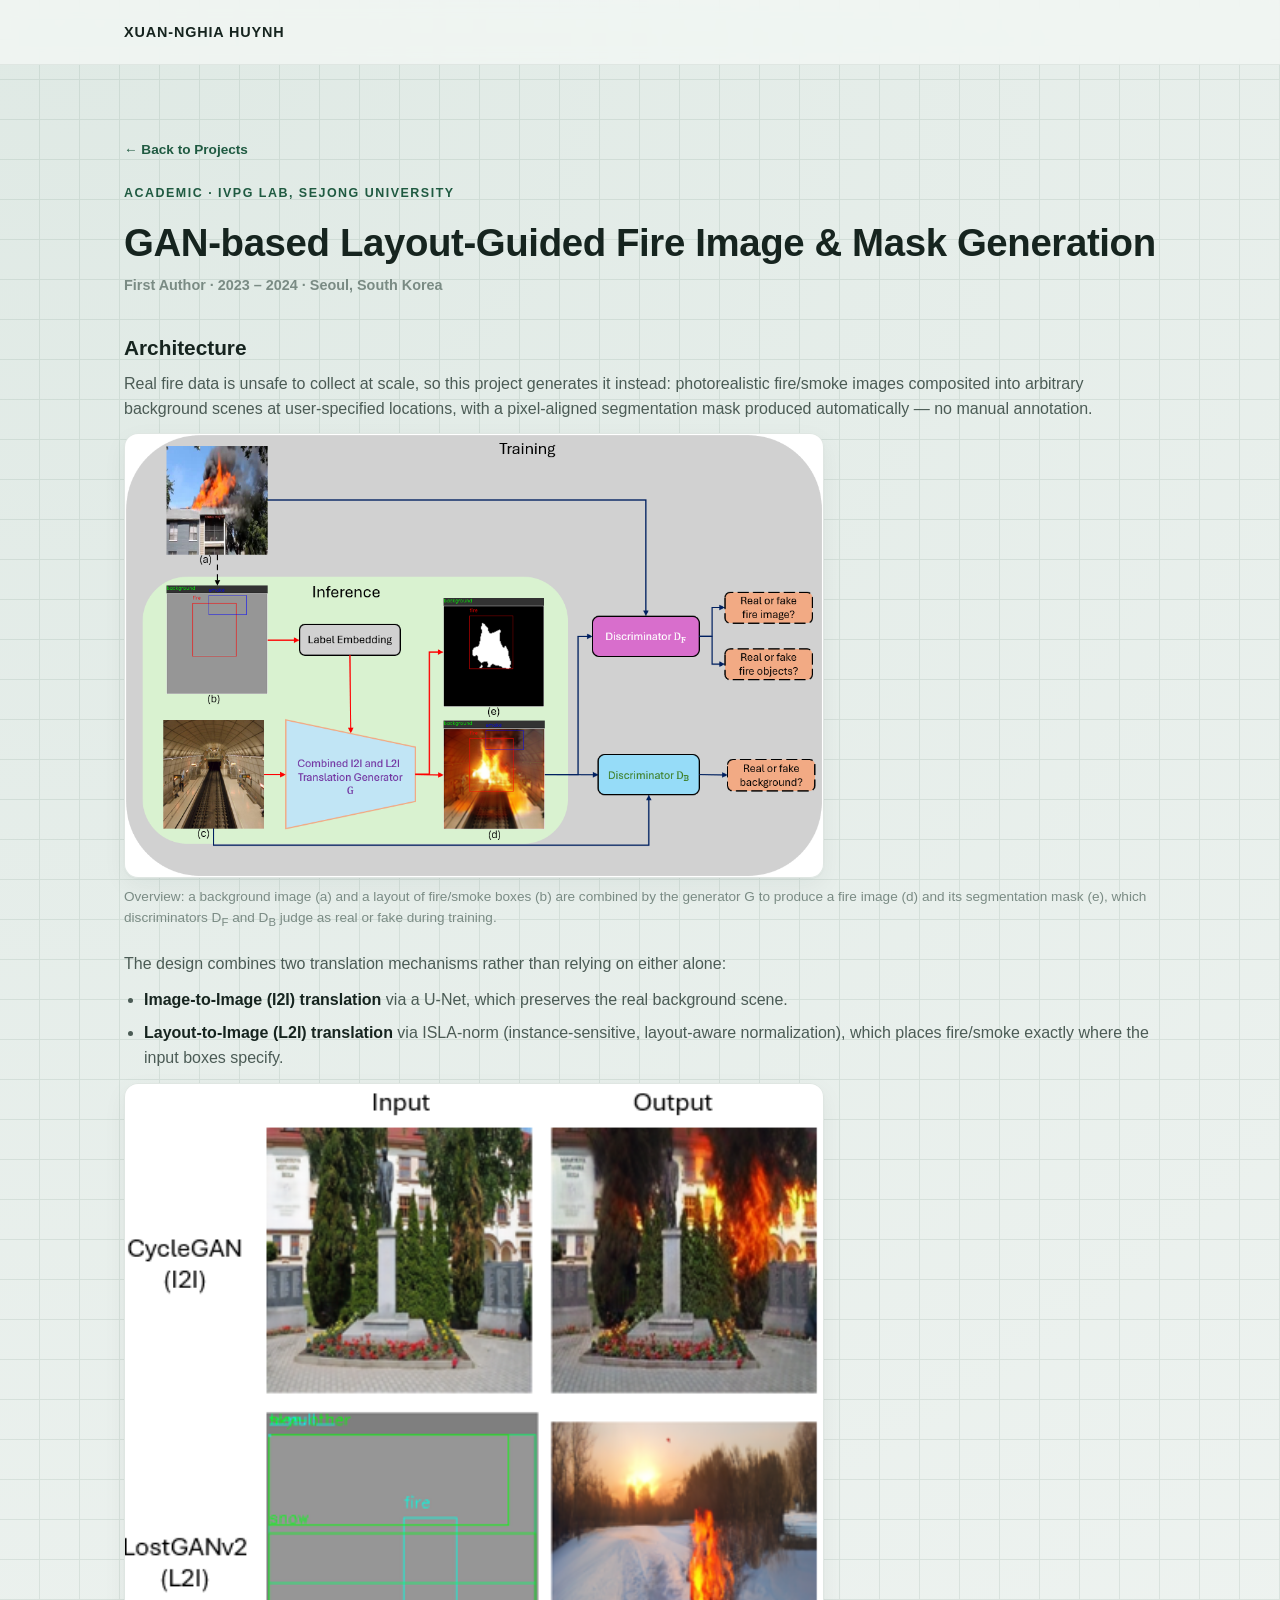
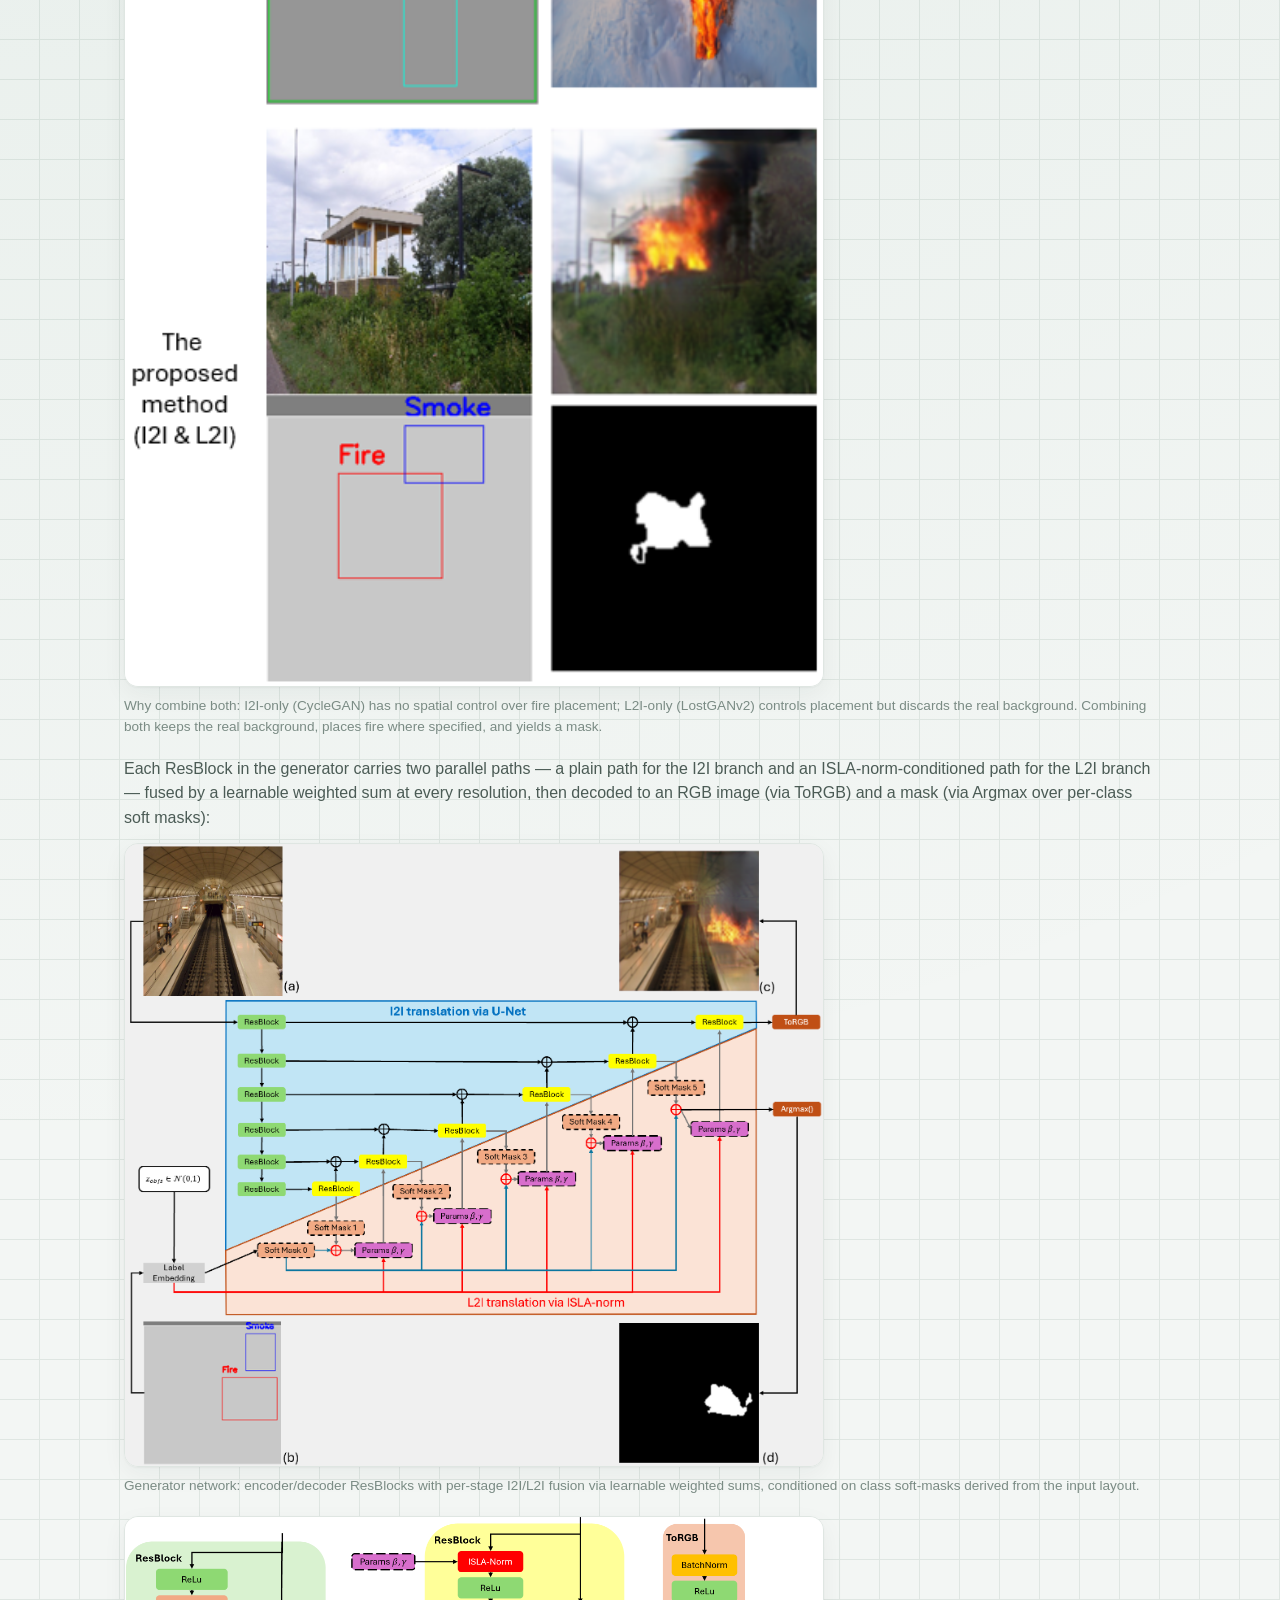
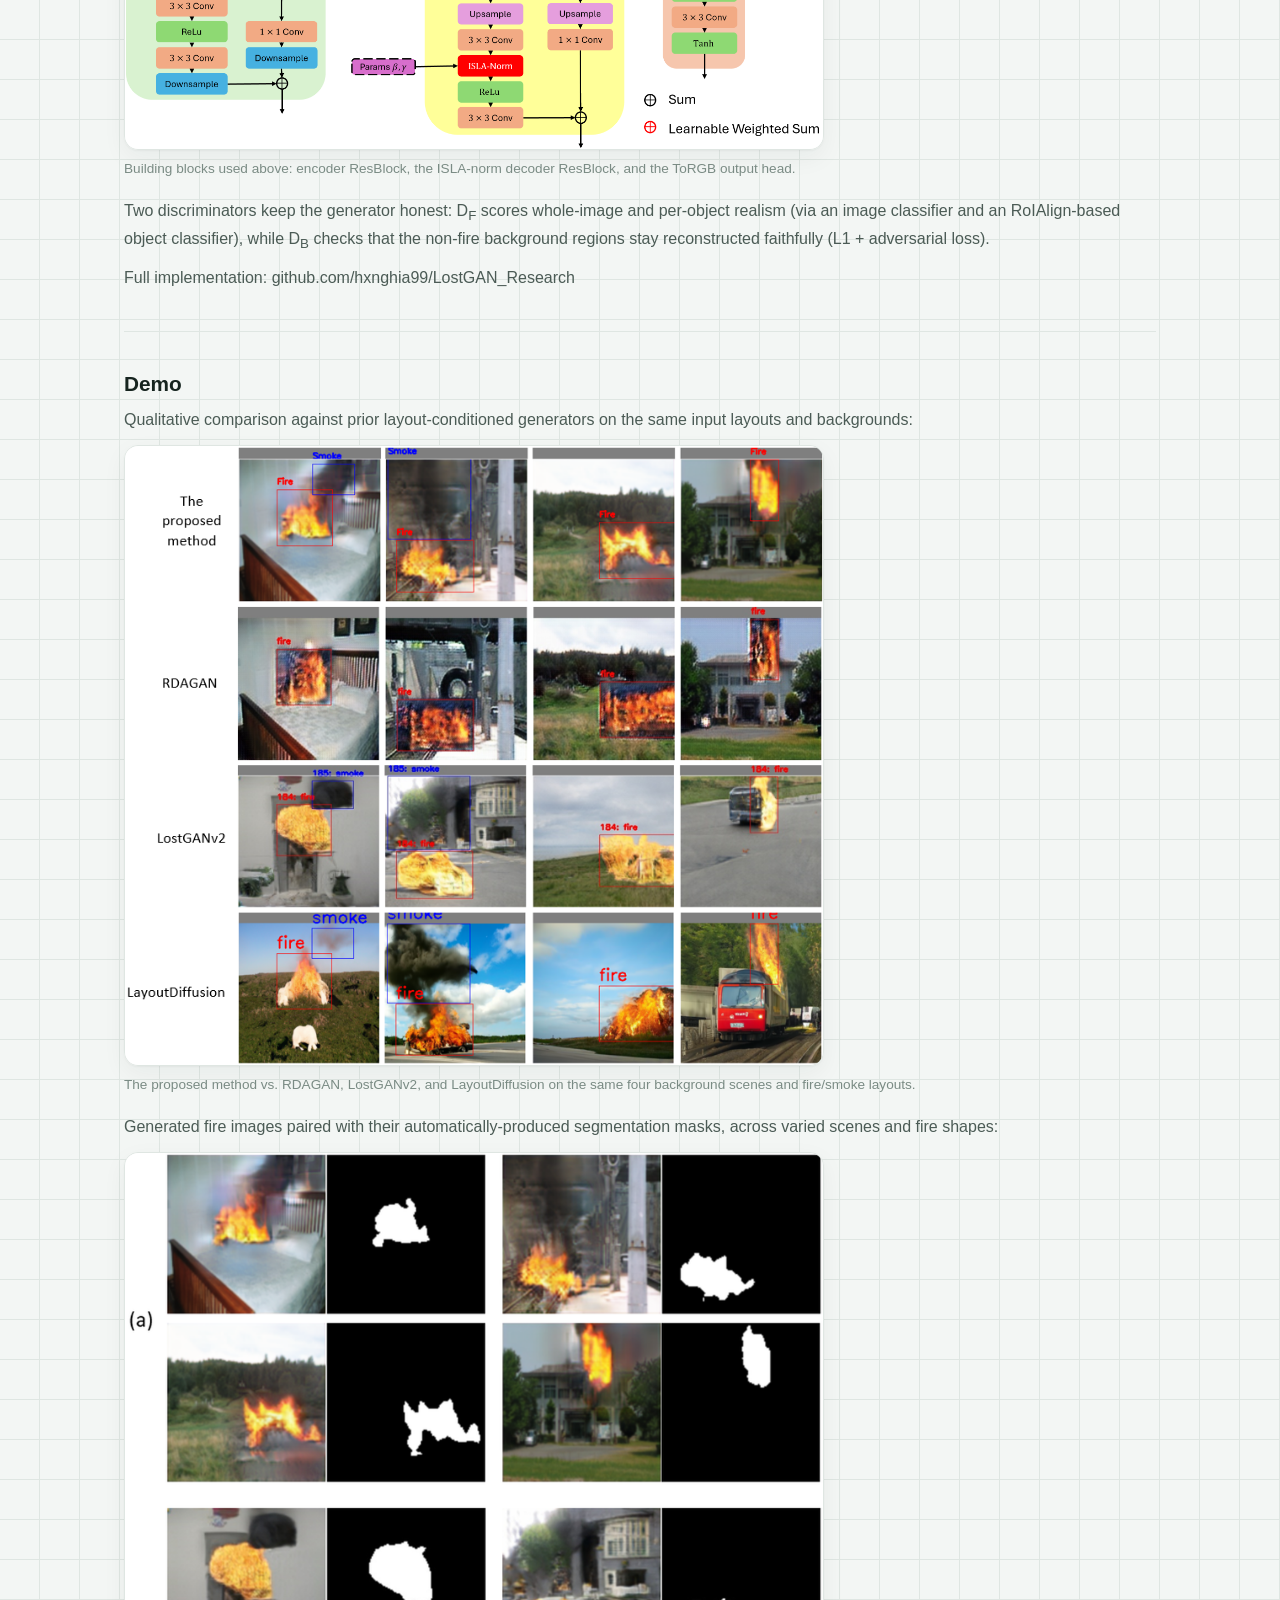
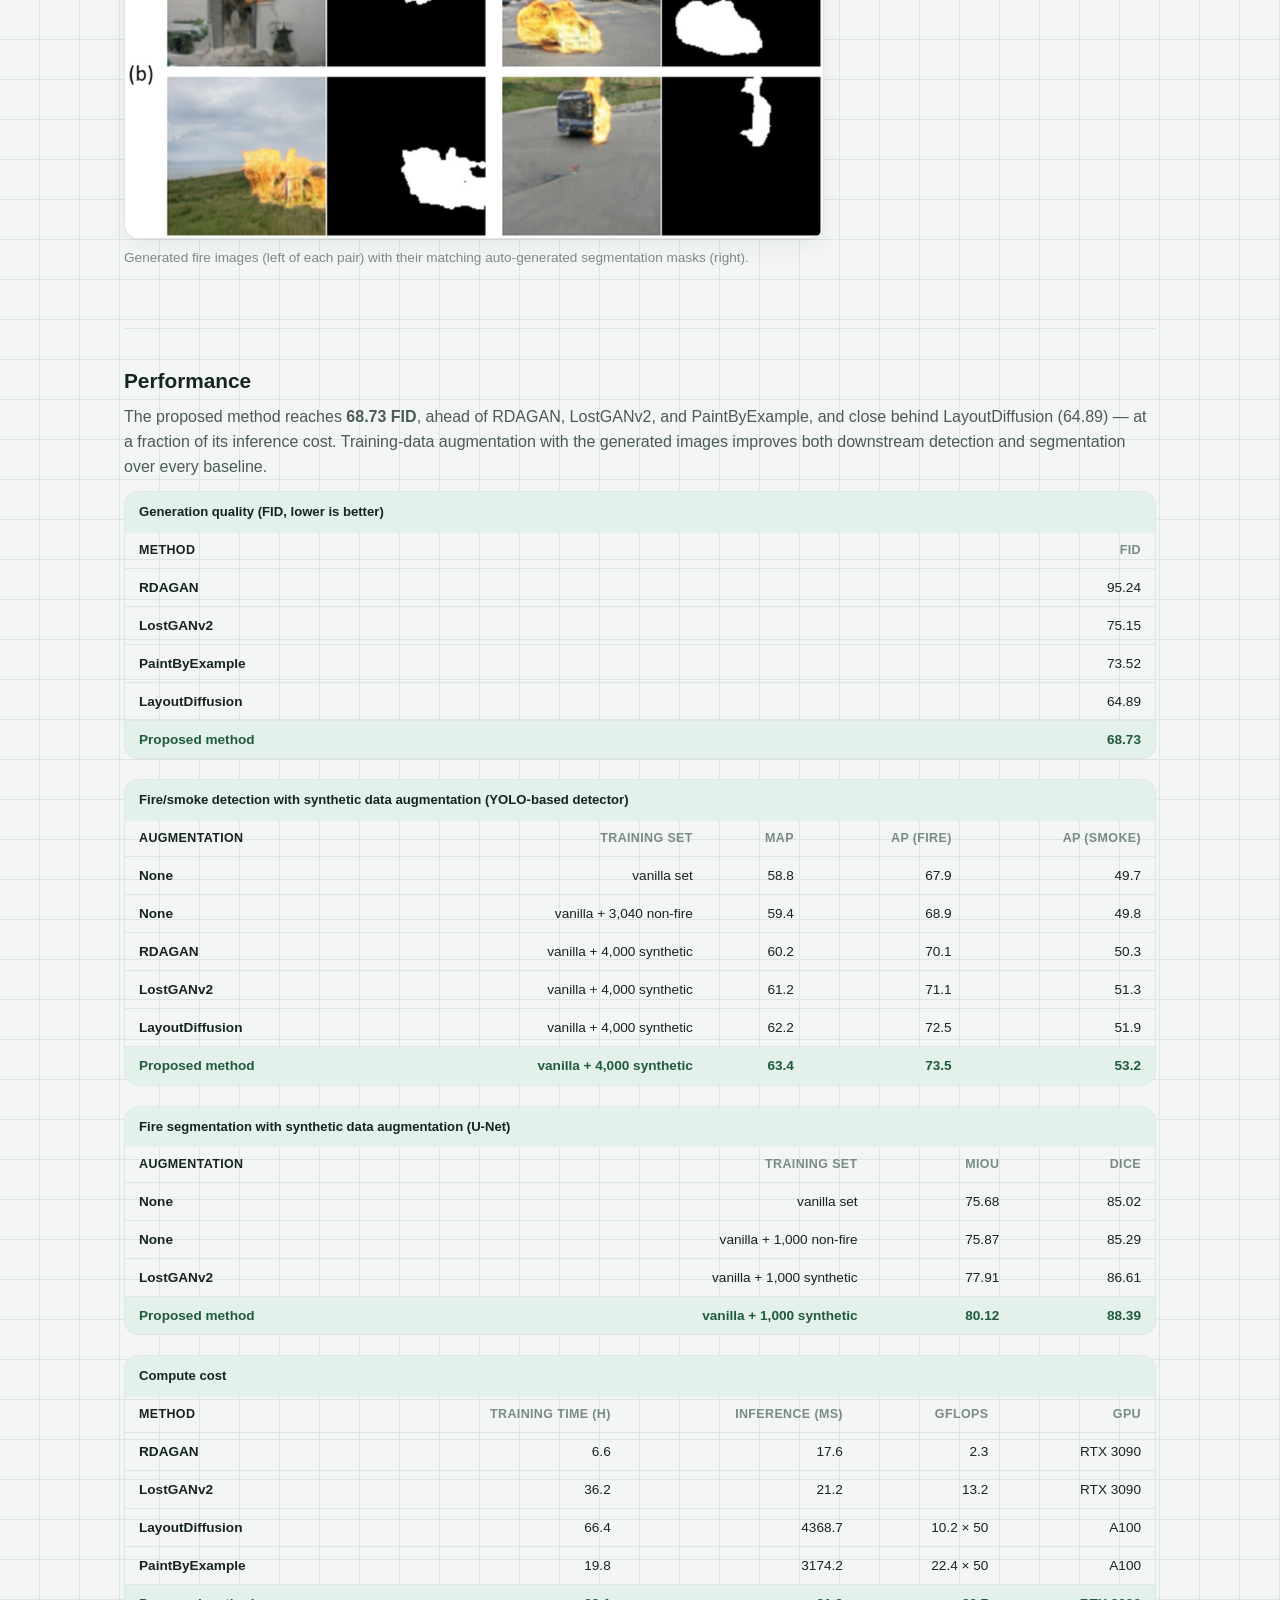
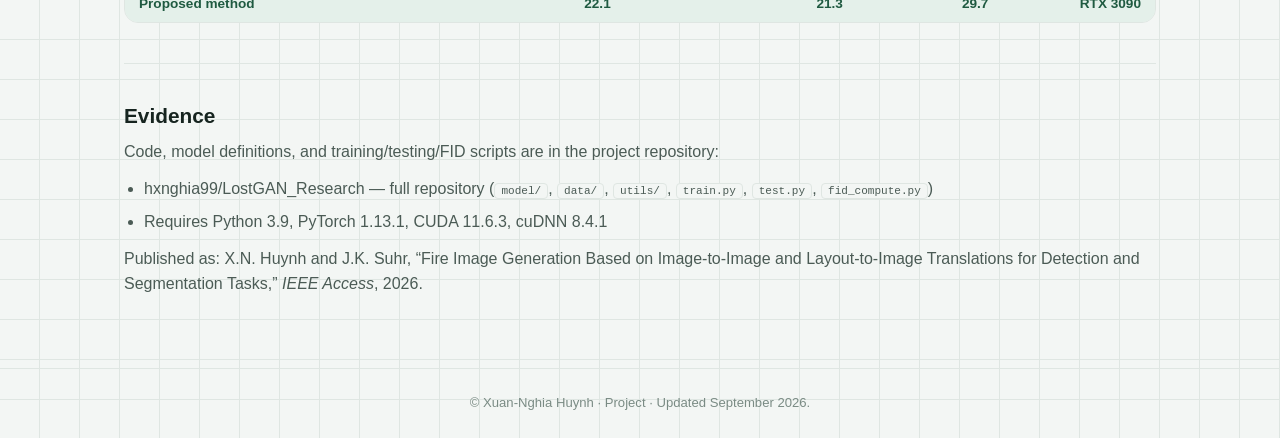
<file: docs/07_2026_gan-fire-synthesis.html>
<!DOCTYPE html>
<html lang="en">
<head>
<meta charset="UTF-8">
<meta name="viewport" content="width=device-width, initial-scale=1.0">
<title>GAN Fire Image &amp; Mask Generation | Xuan-Nghia Huynh</title>
<meta name="description" content="Architecture, demo, performance, and evidence for the GAN-based layout-guided fire image and mask generation project.">
<link rel="icon" href="data:,">
<link rel="stylesheet" href="../styles.css">
</head>
<body>

<header class="site-header">
  <div class="wrap header-inner">
    <a class="brand" href="../index.html#top">XUAN-NGHIA HUYNH</a>
  </div>
</header>

<main>
  <section class="section">
    <div class="wrap">
      <a class="doc-back" href="../index.html#projects">&larr; Back to Projects</a>
      <p class="eyebrow">ACADEMIC · IVPG LAB, SEJONG UNIVERSITY</p>
      <h1 class="doc-page-title">GAN-based Layout-Guided Fire Image &amp; Mask Generation</h1>
      <p class="doc-meta">First Author &middot; 2023 &ndash; 2024 &middot; Seoul, South Korea</p>

      <div class="doc-section">
        <h2>Architecture</h2>
        <p>
          Real fire data is unsafe to collect at scale, so this project generates it instead:
          photorealistic fire/smoke images composited into arbitrary background scenes at
          user-specified locations, with a pixel-aligned segmentation mask produced automatically
          &mdash; no manual annotation.
        </p>

        <figure class="doc-figure">
          <img src="../assets/figures/gan-fire-overview.png" alt="High-level overview: a background image and a layout with fire/smoke boxes are passed through a combined I2I and L2I translation generator to produce a fire image and its segmentation mask, then judged by discriminators D_F and D_B">
          <figcaption>
            Overview: a background image (a) and a layout of fire/smoke boxes (b) are combined by
            the generator G to produce a fire image (d) and its segmentation mask (e), which
            discriminators D<sub>F</sub> and D<sub>B</sub> judge as real or fake during training.
          </figcaption>
        </figure>

        <p>
          The design combines two translation mechanisms rather than relying on either alone:
        </p>
        <ul class="doc-list">
          <li><strong>Image-to-Image (I2I) translation</strong> via a U-Net, which preserves the real background scene.</li>
          <li><strong>Layout-to-Image (L2I) translation</strong> via ISLA-norm (instance-sensitive, layout-aware normalization), which places fire/smoke exactly where the input boxes specify.</li>
        </ul>

        <figure class="doc-figure">
          <img src="../assets/figures/gan-fire-i2i-l2i-comparison.png" alt="Comparison showing CycleGAN (I2I only) hallucinates fire without spatial control, LostGANv2 (L2I only) places fire correctly but loses the real background, and the proposed I2I+L2I method keeps the real background, places fire correctly, and outputs a mask">
          <figcaption>
            Why combine both: I2I-only (CycleGAN) has no spatial control over fire placement; L2I-only
            (LostGANv2) controls placement but discards the real background. Combining both keeps the
            real background, places fire where specified, and yields a mask.
          </figcaption>
        </figure>

        <p>
          Each ResBlock in the generator carries two parallel paths &mdash; a plain path for the I2I
          branch and an ISLA-norm-conditioned path for the L2I branch &mdash; fused by a learnable
          weighted sum at every resolution, then decoded to an RGB image (via ToRGB) and a mask (via
          Argmax over per-class soft masks):
        </p>

        <figure class="doc-figure">
          <img src="../assets/figures/gan-fire-generator-network.png" alt="Detailed generator network: encoder ResBlocks feed a decoder where each stage fuses a plain I2I ResBlock output with an ISLA-norm L2I ResBlock output via a learnable weighted sum, conditioned on soft masks per class, ending in ToRGB and Argmax outputs">
          <figcaption>Generator network: encoder/decoder ResBlocks with per-stage I2I/L2I fusion via learnable weighted sums, conditioned on class soft-masks derived from the input layout.</figcaption>
        </figure>

        <figure class="doc-figure">
          <img src="../assets/figures/gan-fire-generator-blocks.png" alt="Building blocks: the encoder ResBlock (downsampling), the ISLA-norm-conditioned decoder ResBlock (upsampling), and the ToRGB module (BatchNorm, ReLU, 3x3 Conv, Tanh)">
          <figcaption>Building blocks used above: encoder ResBlock, the ISLA-norm decoder ResBlock, and the ToRGB output head.</figcaption>
        </figure>

        <p>
          Two discriminators keep the generator honest: D<sub>F</sub> scores whole-image and
          per-object realism (via an image classifier and an RoIAlign-based object classifier), while
          D<sub>B</sub> checks that the non-fire background regions stay reconstructed faithfully
          (L1 + adversarial loss).
        </p>

        <p>
          Full implementation: <a href="https://github.com/hxnghia99/LostGAN_Research" target="_blank" rel="noopener">github.com/hxnghia99/LostGAN_Research</a>
        </p>
      </div>

      <div class="doc-section">
        <h2>Demo</h2>
        <p>
          Qualitative comparison against prior layout-conditioned generators on the same input
          layouts and backgrounds:
        </p>
        <figure class="doc-figure">
          <img src="../assets/figures/gan-fire-demo-methods.png" alt="Qualitative comparison of the proposed method against RDAGAN, LostGANv2, and LayoutDiffusion across four background scenes">
          <figcaption>The proposed method vs. RDAGAN, LostGANv2, and LayoutDiffusion on the same four background scenes and fire/smoke layouts.</figcaption>
        </figure>
        <p>
          Generated fire images paired with their automatically-produced segmentation masks, across
          varied scenes and fire shapes:
        </p>
        <figure class="doc-figure">
          <img src="../assets/figures/gan-fire-demo-image-mask-pairs.png" alt="Generated fire images alongside their automatically produced segmentation masks across multiple diverse background scenes">
          <figcaption>Generated fire images (left of each pair) with their matching auto-generated segmentation masks (right).</figcaption>
        </figure>
      </div>

      <div class="doc-section">
        <h2>Performance</h2>
        <p>
          The proposed method reaches <strong>68.73 FID</strong>, ahead of RDAGAN, LostGANv2, and
          PaintByExample, and close behind LayoutDiffusion (64.89) &mdash; at a fraction of its
          inference cost. Training-data augmentation with the generated images improves both
          downstream detection and segmentation over every baseline.
        </p>

        <div class="doc-table-wrap">
          <table class="doc-table">
            <caption>Generation quality (FID, lower is better)</caption>
            <thead><tr><th>Method</th><th>FID</th></tr></thead>
            <tbody>
              <tr><td>RDAGAN</td><td>95.24</td></tr>
              <tr><td>LostGANv2</td><td>75.15</td></tr>
              <tr><td>PaintByExample</td><td>73.52</td></tr>
              <tr><td>LayoutDiffusion</td><td>64.89</td></tr>
              <tr class="doc-table-highlight"><td>Proposed method</td><td>68.73</td></tr>
            </tbody>
          </table>
        </div>

        <div class="doc-table-wrap">
          <table class="doc-table">
            <caption>Fire/smoke detection with synthetic data augmentation (YOLO-based detector)</caption>
            <thead><tr><th>Augmentation</th><th>Training set</th><th>mAP</th><th>AP (fire)</th><th>AP (smoke)</th></tr></thead>
            <tbody>
              <tr><td>None</td><td>vanilla set</td><td>58.8</td><td>67.9</td><td>49.7</td></tr>
              <tr><td>None</td><td>vanilla + 3,040 non-fire</td><td>59.4</td><td>68.9</td><td>49.8</td></tr>
              <tr><td>RDAGAN</td><td>vanilla + 4,000 synthetic</td><td>60.2</td><td>70.1</td><td>50.3</td></tr>
              <tr><td>LostGANv2</td><td>vanilla + 4,000 synthetic</td><td>61.2</td><td>71.1</td><td>51.3</td></tr>
              <tr><td>LayoutDiffusion</td><td>vanilla + 4,000 synthetic</td><td>62.2</td><td>72.5</td><td>51.9</td></tr>
              <tr class="doc-table-highlight"><td>Proposed method</td><td>vanilla + 4,000 synthetic</td><td>63.4</td><td>73.5</td><td>53.2</td></tr>
            </tbody>
          </table>
        </div>

        <div class="doc-table-wrap">
          <table class="doc-table">
            <caption>Fire segmentation with synthetic data augmentation (U-Net)</caption>
            <thead><tr><th>Augmentation</th><th>Training set</th><th>mIoU</th><th>Dice</th></tr></thead>
            <tbody>
              <tr><td>None</td><td>vanilla set</td><td>75.68</td><td>85.02</td></tr>
              <tr><td>None</td><td>vanilla + 1,000 non-fire</td><td>75.87</td><td>85.29</td></tr>
              <tr><td>LostGANv2</td><td>vanilla + 1,000 synthetic</td><td>77.91</td><td>86.61</td></tr>
              <tr class="doc-table-highlight"><td>Proposed method</td><td>vanilla + 1,000 synthetic</td><td>80.12</td><td>88.39</td></tr>
            </tbody>
          </table>
        </div>

        <div class="doc-table-wrap">
          <table class="doc-table">
            <caption>Compute cost</caption>
            <thead><tr><th>Method</th><th>Training Time (h)</th><th>Inference (ms)</th><th>GFLOPs</th><th>GPU</th></tr></thead>
            <tbody>
              <tr><td>RDAGAN</td><td>6.6</td><td>17.6</td><td>2.3</td><td>RTX 3090</td></tr>
              <tr><td>LostGANv2</td><td>36.2</td><td>21.2</td><td>13.2</td><td>RTX 3090</td></tr>
              <tr><td>LayoutDiffusion</td><td>66.4</td><td>4368.7</td><td>10.2 &times; 50</td><td>A100</td></tr>
              <tr><td>PaintByExample</td><td>19.8</td><td>3174.2</td><td>22.4 &times; 50</td><td>A100</td></tr>
              <tr class="doc-table-highlight"><td>Proposed method</td><td>22.1</td><td>21.3</td><td>29.7</td><td>RTX 3090</td></tr>
            </tbody>
          </table>
        </div>
      </div>

      <div class="doc-section">
        <h2>Evidence</h2>
        <p>
          Code, model definitions, and training/testing/FID scripts are in the project repository:
        </p>
        <ul class="doc-list">
          <li><a href="https://github.com/hxnghia99/LostGAN_Research" target="_blank" rel="noopener">hxnghia99/LostGAN_Research</a> &mdash; full repository (<code>model/</code>, <code>data/</code>, <code>utils/</code>, <code>train.py</code>, <code>test.py</code>, <code>fid_compute.py</code>)</li>
          <li>Requires Python 3.9, PyTorch 1.13.1, CUDA 11.6.3, cuDNN 8.4.1</li>
        </ul>
        <p>
          Published as: X.N. Huynh and J.K. Suhr, &ldquo;Fire Image Generation Based on Image-to-Image
          and Layout-to-Image Translations for Detection and Segmentation Tasks,&rdquo;
          <em>IEEE Access</em>, 2026.
        </p>
      </div>
    </div>
  </section>
</main>

<footer class="site-footer">
  <div class="wrap">
    <p>&copy; Xuan-Nghia Huynh · Project · Updated September 2026.</p>
  </div>
</footer>

<script>
  if (window.parent !== window) {
    var backLink = document.querySelector('.doc-back');
    if (backLink) {
      backLink.textContent = '← Close';
      backLink.addEventListener('click', function (e) {
        e.preventDefault();
        window.parent.postMessage('close-docs-modal', '*');
      });
    }
  }
</script>

</body>
</html>
</file>
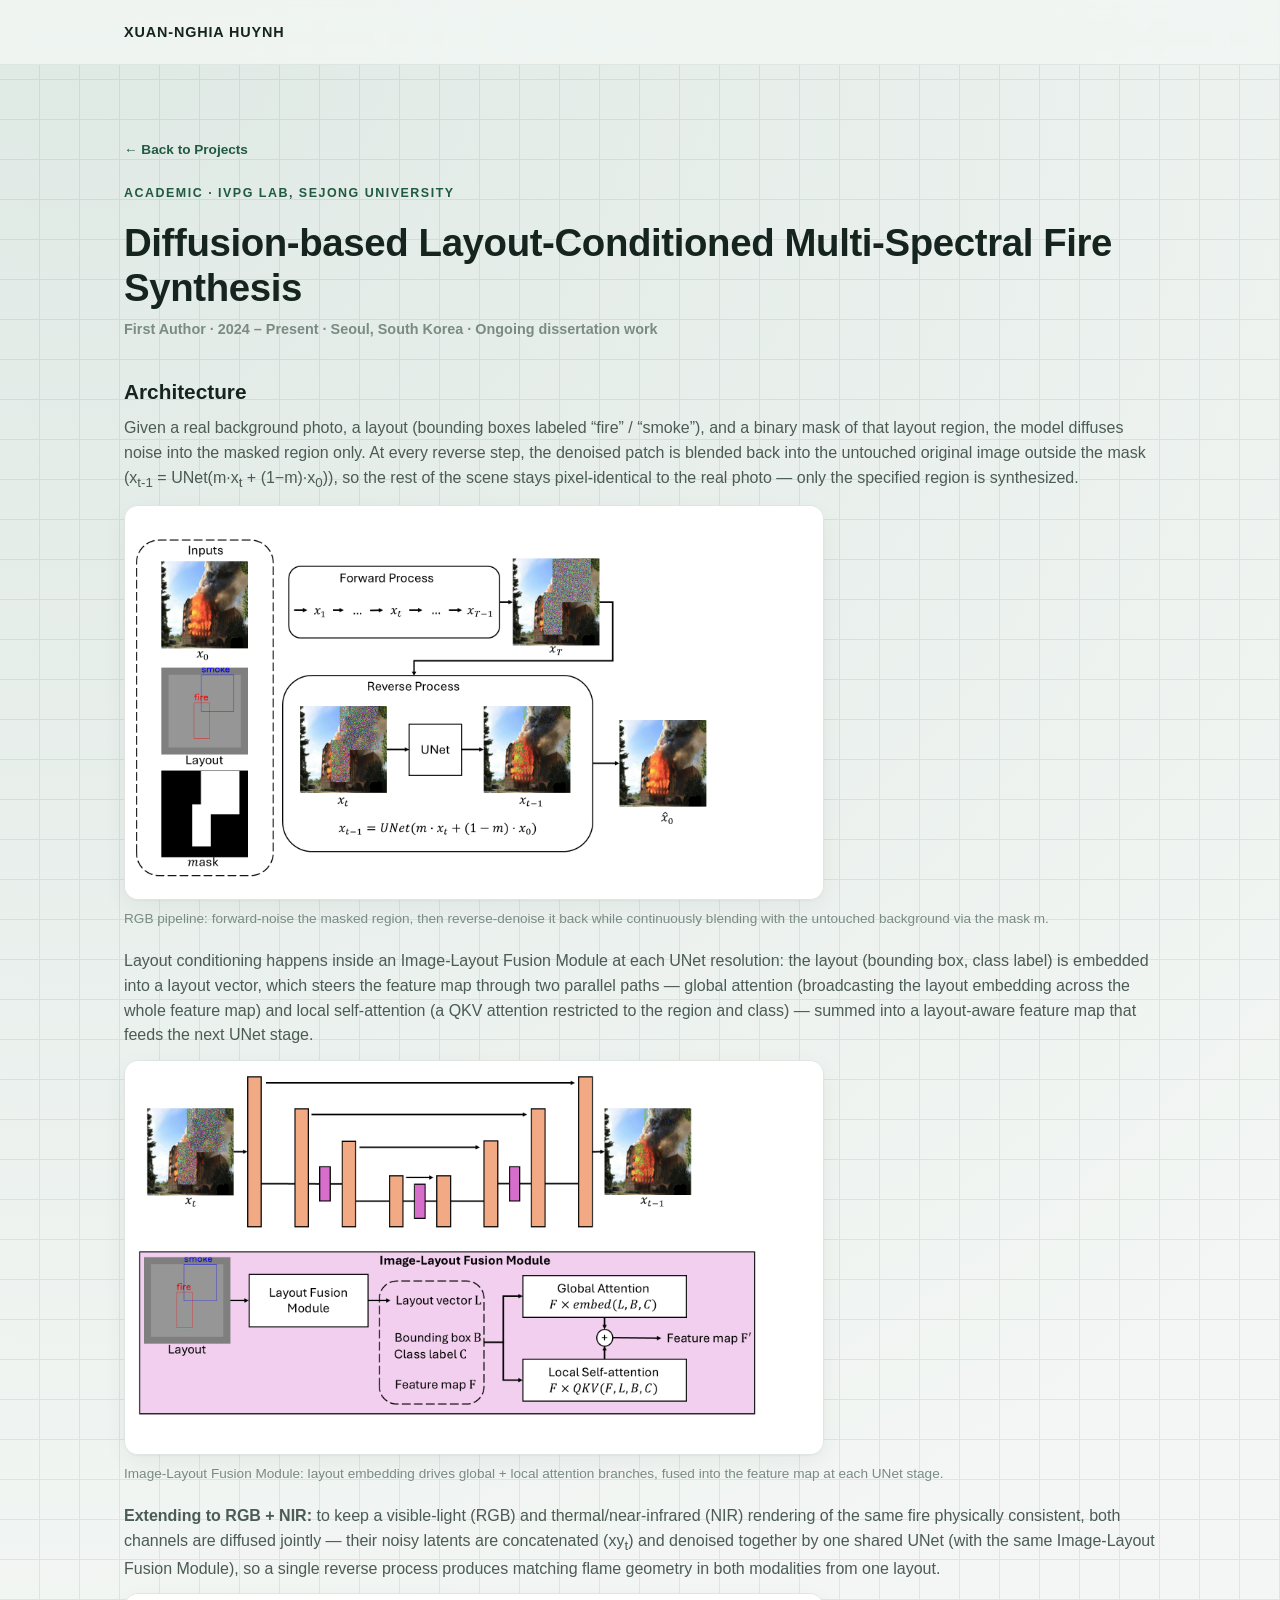
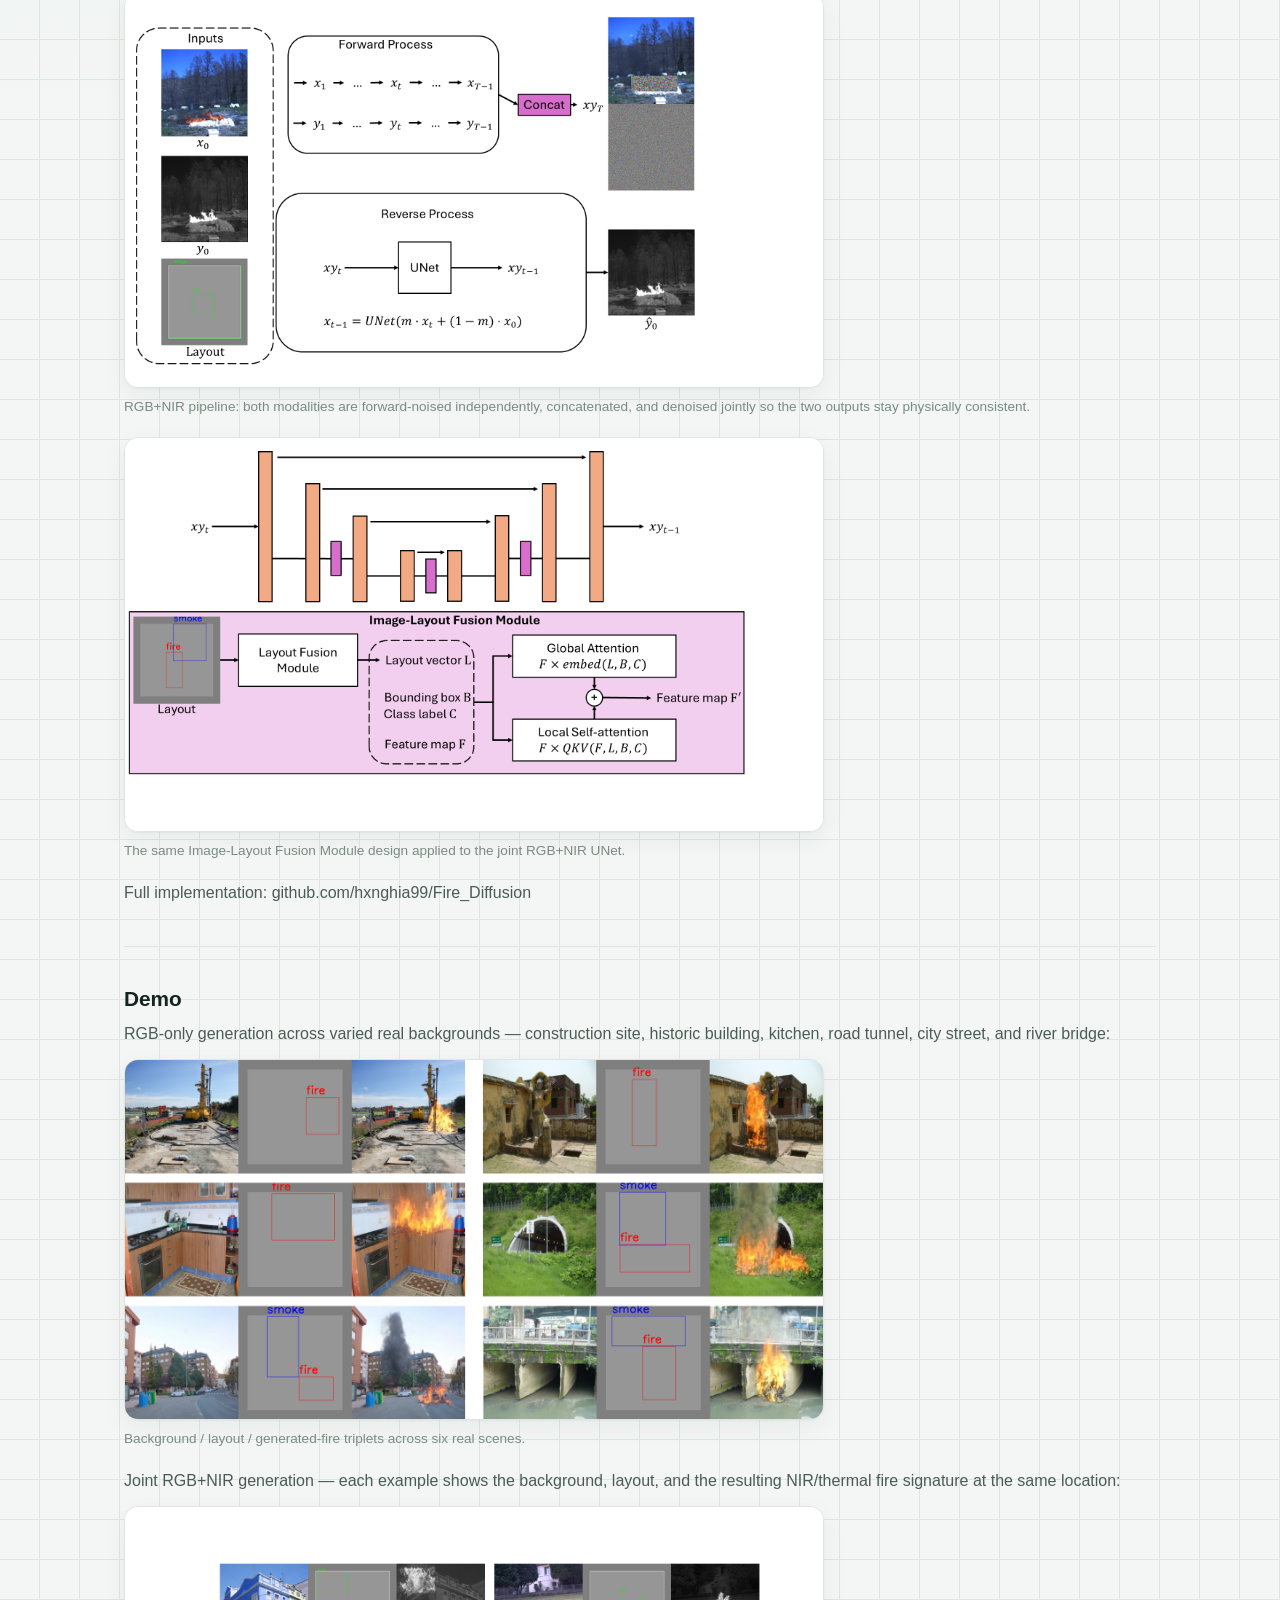
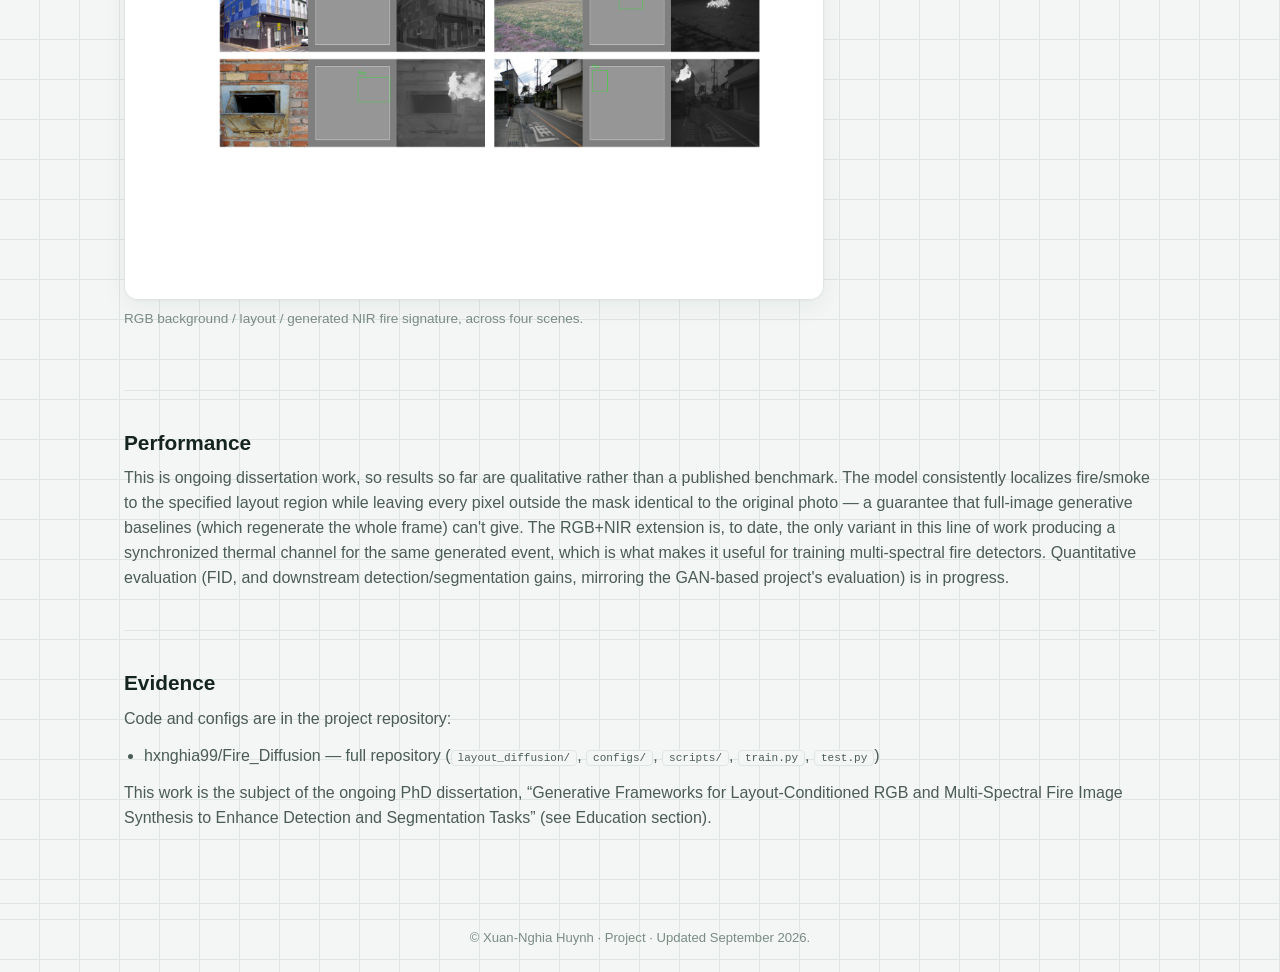
<file: docs/09_2026_diffusion-fire-synthesis.html>
<!DOCTYPE html>
<html lang="en">
<head>
<meta charset="UTF-8">
<meta name="viewport" content="width=device-width, initial-scale=1.0">
<title>Diffusion Multi-Spectral Fire Synthesis | Xuan-Nghia Huynh</title>
<meta name="description" content="Architecture, demo, performance, and evidence for the diffusion-based multi-spectral fire synthesis project.">
<link rel="icon" href="data:,">
<link rel="stylesheet" href="../styles.css">
</head>
<body>

<header class="site-header">
  <div class="wrap header-inner">
    <a class="brand" href="../index.html#top">XUAN-NGHIA HUYNH</a>
  </div>
</header>

<main>
  <section class="section">
    <div class="wrap">
      <a class="doc-back" href="../index.html#projects">&larr; Back to Projects</a>
      <p class="eyebrow">ACADEMIC · IVPG LAB, SEJONG UNIVERSITY</p>
      <h1 class="doc-page-title">Diffusion-based Layout-Conditioned Multi-Spectral Fire Synthesis</h1>
      <p class="doc-meta">First Author &middot; 2024 &ndash; Present &middot; Seoul, South Korea &middot; Ongoing dissertation work</p>

      <div class="doc-section">
        <h2>Architecture</h2>
        <p>
          Given a real background photo, a layout (bounding boxes labeled &ldquo;fire&rdquo; /
          &ldquo;smoke&rdquo;), and a binary mask of that layout region, the model diffuses noise
          into the masked region only. At every reverse step, the denoised patch is blended back
          into the untouched original image outside the mask
          (x<sub>t-1</sub> = UNet(m&middot;x<sub>t</sub> + (1&minus;m)&middot;x<sub>0</sub>)), so the
          rest of the scene stays pixel-identical to the real photo &mdash; only the specified region
          is synthesized.
        </p>

        <figure class="doc-figure">
          <img src="../assets/figures/diffusion-rgb-process.png" alt="RGB diffusion process: a real image, its fire/smoke layout, and a binary mask feed a forward process to noise x_T, then a reverse process denoises through a UNet conditioned on the mask, blending with the original image at each step to produce the final fire image">
          <figcaption>RGB pipeline: forward-noise the masked region, then reverse-denoise it back while continuously blending with the untouched background via the mask m.</figcaption>
        </figure>

        <p>
          Layout conditioning happens inside an Image-Layout Fusion Module at each UNet resolution:
          the layout (bounding box, class label) is embedded into a layout vector, which steers the
          feature map through two parallel paths &mdash; global attention (broadcasting the
          layout embedding across the whole feature map) and local self-attention (a QKV attention
          restricted to the region and class) &mdash; summed into a layout-aware feature map that
          feeds the next UNet stage.
        </p>

        <figure class="doc-figure">
          <img src="../assets/figures/diffusion-rgb-unet-detail.png" alt="UNet with skip connections and an Image-Layout Fusion Module: the layout is embedded into a layout vector, bounding box, and class label, which drive global attention and local self-attention branches that are summed into a refined feature map feeding the UNet">
          <figcaption>Image-Layout Fusion Module: layout embedding drives global + local attention branches, fused into the feature map at each UNet stage.</figcaption>
        </figure>

        <p>
          <strong>Extending to RGB + NIR:</strong> to keep a visible-light (RGB) and thermal/near-infrared
          (NIR) rendering of the same fire physically consistent, both channels are diffused jointly
          &mdash; their noisy latents are concatenated (xy<sub>t</sub>) and denoised together by one
          shared UNet (with the same Image-Layout Fusion Module), so a single reverse process produces
          matching flame geometry in both modalities from one layout.
        </p>

        <figure class="doc-figure">
          <img src="../assets/figures/diffusion-rgbnir-process.png" alt="Joint RGB+NIR diffusion process: an RGB image x0 and NIR image y0 are each forward-noised to xT and yT, concatenated as xyT, denoised jointly by a shared UNet, and split back into RGB output x0-hat and NIR output y0-hat">
          <figcaption>RGB+NIR pipeline: both modalities are forward-noised independently, concatenated, and denoised jointly so the two outputs stay physically consistent.</figcaption>
        </figure>

        <figure class="doc-figure">
          <img src="../assets/figures/diffusion-rgbnir-unet-detail.png" alt="Joint UNet architecture for the concatenated RGB+NIR latent, using the same Image-Layout Fusion Module with global and local attention branches">
          <figcaption>The same Image-Layout Fusion Module design applied to the joint RGB+NIR UNet.</figcaption>
        </figure>

        <p>
          Full implementation: <a href="https://github.com/hxnghia99/Fire_Diffusion" target="_blank" rel="noopener">github.com/hxnghia99/Fire_Diffusion</a>
        </p>
      </div>

      <div class="doc-section">
        <h2>Demo</h2>
        <p>
          RGB-only generation across varied real backgrounds &mdash; construction site, historic
          building, kitchen, road tunnel, city street, and river bridge:
        </p>
        <figure class="doc-figure">
          <img src="../assets/figures/diffusion-rgb-demo.png" alt="Six examples of RGB fire/smoke generation: background, layout, and generated fire image triplets across a construction site, statue, kitchen, tunnel, street, and bridge">
          <figcaption>Background / layout / generated-fire triplets across six real scenes.</figcaption>
        </figure>
        <p>
          Joint RGB+NIR generation &mdash; each example shows the background, layout, and the
          resulting NIR/thermal fire signature at the same location:
        </p>
        <figure class="doc-figure">
          <img src="../assets/figures/diffusion-rgbnir-demo.png" alt="Four examples of joint RGB+NIR generation, each showing the RGB background, layout, and the generated NIR/thermal fire output">
          <figcaption>RGB background / layout / generated NIR fire signature, across four scenes.</figcaption>
        </figure>
      </div>

      <div class="doc-section">
        <h2>Performance</h2>
        <p>
          This is ongoing dissertation work, so results so far are qualitative rather than a
          published benchmark. The model consistently localizes fire/smoke to the specified layout
          region while leaving every pixel outside the mask identical to the original photo &mdash;
          a guarantee that full-image generative baselines (which regenerate the whole frame) can't
          give. The RGB+NIR extension is, to date, the only variant in this line of work producing a
          synchronized thermal channel for the same generated event, which is what makes it useful for
          training multi-spectral fire detectors. Quantitative evaluation (FID, and downstream
          detection/segmentation gains, mirroring the GAN-based project's evaluation) is in progress.
        </p>
      </div>

      <div class="doc-section">
        <h2>Evidence</h2>
        <p>
          Code and configs are in the project repository:
        </p>
        <ul class="doc-list">
          <li><a href="https://github.com/hxnghia99/Fire_Diffusion" target="_blank" rel="noopener">hxnghia99/Fire_Diffusion</a> &mdash; full repository (<code>layout_diffusion/</code>, <code>configs/</code>, <code>scripts/</code>, <code>train.py</code>, <code>test.py</code>)</li>
        </ul>
        <p>
          This work is the subject of the ongoing PhD dissertation, &ldquo;Generative Frameworks for
          Layout-Conditioned RGB and Multi-Spectral Fire Image Synthesis to Enhance Detection and
          Segmentation Tasks&rdquo; (see Education section).
        </p>
      </div>
    </div>
  </section>
</main>

<footer class="site-footer">
  <div class="wrap">
    <p>&copy; Xuan-Nghia Huynh &middot; Project &middot; Updated September 2026.</p>
  </div>
</footer>

<script>
  if (window.parent !== window) {
    var backLink = document.querySelector('.doc-back');
    if (backLink) {
      backLink.textContent = '← Close';
      backLink.addEventListener('click', function (e) {
        e.preventDefault();
        window.parent.postMessage('close-docs-modal', '*');
      });
    }
  }
</script>

</body>
</html>
</file>
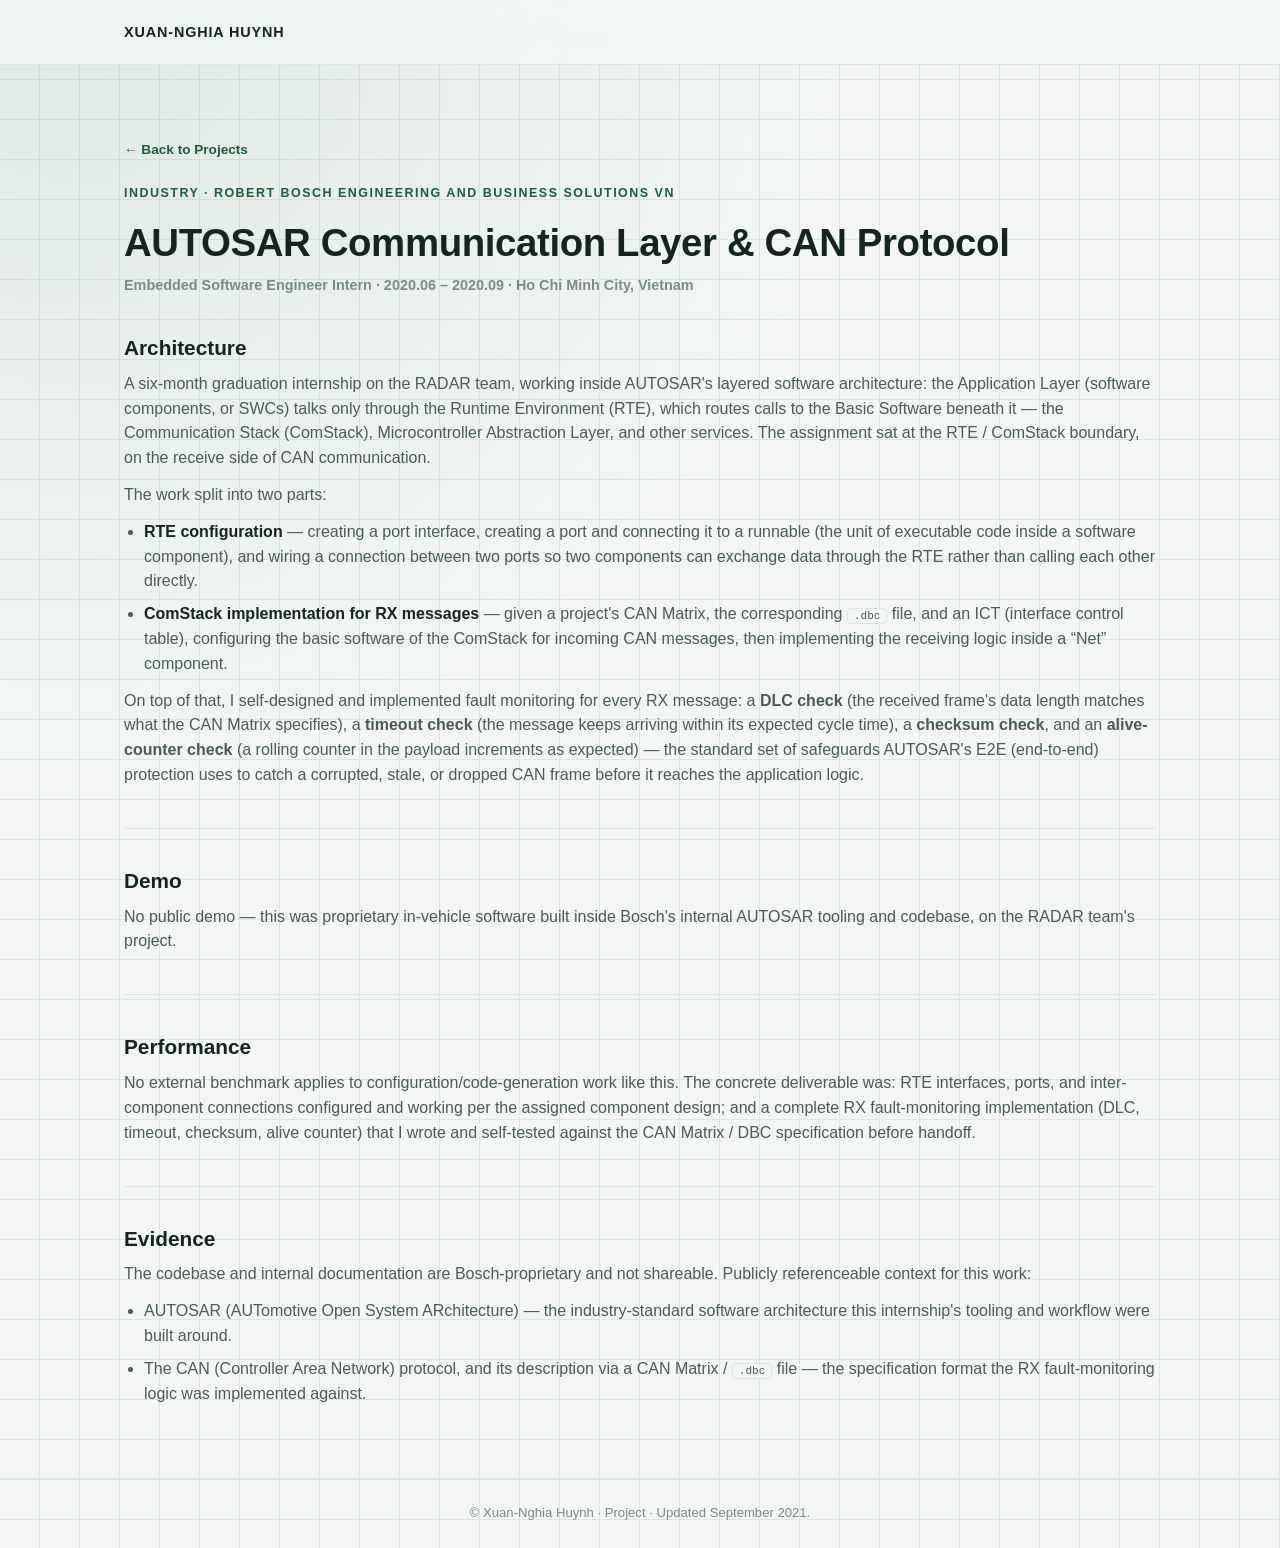
<file: docs/autosar-can.html>
<!DOCTYPE html>
<html lang="en">
<head>
<meta charset="UTF-8">
<meta name="viewport" content="width=device-width, initial-scale=1.0">
<title>AUTOSAR &amp; CAN Protocol | Xuan-Nghia Huynh</title>
<meta name="description" content="Architecture, demo, performance, and evidence for the AUTOSAR communication layer and CAN protocol work at Robert Bosch.">
<link rel="icon" href="data:,">
<link rel="stylesheet" href="../styles.css">
</head>
<body>

<header class="site-header">
  <div class="wrap header-inner">
    <a class="brand" href="../index.html#top">XUAN-NGHIA HUYNH</a>
  </div>
</header>

<main>
  <section class="section">
    <div class="wrap">
      <a class="doc-back" href="../index.html#projects">&larr; Back to Projects</a>
      <p class="eyebrow">INDUSTRY · ROBERT BOSCH ENGINEERING AND BUSINESS SOLUTIONS VN</p>
      <h1 class="doc-page-title">AUTOSAR Communication Layer &amp; CAN Protocol</h1>
      <p class="doc-meta">Embedded Software Engineer Intern &middot; 2020.06 &ndash; 2020.09 &middot; Ho Chi Minh City, Vietnam</p>

      <div class="doc-section">
        <h2>Architecture</h2>
        <p>
          A six-month graduation internship on the RADAR team, working inside AUTOSAR's layered
          software architecture: the Application Layer (software components, or SWCs) talks only
          through the Runtime Environment (RTE), which routes calls to the Basic Software beneath it
          &mdash; the Communication Stack (ComStack), Microcontroller Abstraction Layer, and other
          services. The assignment sat at the RTE / ComStack boundary, on the receive side of CAN
          communication.
        </p>
        <p>The work split into two parts:</p>
        <ul class="doc-list">
          <li>
            <strong>RTE configuration</strong> &mdash; creating a port interface, creating a port and
            connecting it to a runnable (the unit of executable code inside a software component),
            and wiring a connection between two ports so two components can exchange data through
            the RTE rather than calling each other directly.
          </li>
          <li>
            <strong>ComStack implementation for RX messages</strong> &mdash; given a project's CAN
            Matrix, the corresponding <code>.dbc</code> file, and an ICT (interface control table),
            configuring the basic software of the ComStack for incoming CAN messages, then
            implementing the receiving logic inside a &ldquo;Net&rdquo; component.
          </li>
        </ul>
        <p>
          On top of that, I self-designed and implemented fault monitoring for every RX message:
          a <strong>DLC check</strong> (the received frame's data length matches what the CAN Matrix
          specifies), a <strong>timeout check</strong> (the message keeps arriving within its
          expected cycle time), a <strong>checksum check</strong>, and an <strong>alive-counter
          check</strong> (a rolling counter in the payload increments as expected) &mdash; the
          standard set of safeguards AUTOSAR's E2E (end-to-end) protection uses to catch a corrupted,
          stale, or dropped CAN frame before it reaches the application logic.
        </p>
      </div>

      <div class="doc-section">
        <h2>Demo</h2>
        <p>
          No public demo &mdash; this was proprietary in-vehicle software built inside Bosch's
          internal AUTOSAR tooling and codebase, on the RADAR team's project.
        </p>
      </div>

      <div class="doc-section">
        <h2>Performance</h2>
        <p>
          No external benchmark applies to configuration/code-generation work like this. The concrete
          deliverable was: RTE interfaces, ports, and inter-component connections configured and
          working per the assigned component design; and a complete RX fault-monitoring
          implementation (DLC, timeout, checksum, alive counter) that I wrote and self-tested against
          the CAN Matrix / DBC specification before handoff.
        </p>
      </div>

      <div class="doc-section">
        <h2>Evidence</h2>
        <p>
          The codebase and internal documentation are Bosch-proprietary and not shareable. Publicly
          referenceable context for this work:
        </p>
        <ul class="doc-list">
          <li>AUTOSAR (AUTomotive Open System ARchitecture) &mdash; the industry-standard software architecture this internship's tooling and workflow were built around.</li>
          <li>The CAN (Controller Area Network) protocol, and its description via a CAN Matrix / <code>.dbc</code> file &mdash; the specification format the RX fault-monitoring logic was implemented against.</li>
        </ul>
      </div>
    </div>
  </section>
</main>

<footer class="site-footer">
  <div class="wrap">
    <p>&copy; Xuan-Nghia Huynh &middot; Project &middot; Updated September 2021.</p>
  </div>
</footer>

<script>
  if (window.parent !== window) {
    var backLink = document.querySelector('.doc-back');
    if (backLink) {
      backLink.textContent = '← Close';
      backLink.addEventListener('click', function (e) {
        e.preventDefault();
        window.parent.postMessage('close-docs-modal', '*');
      });
    }
  }
</script>

</body>
</html>
</file>
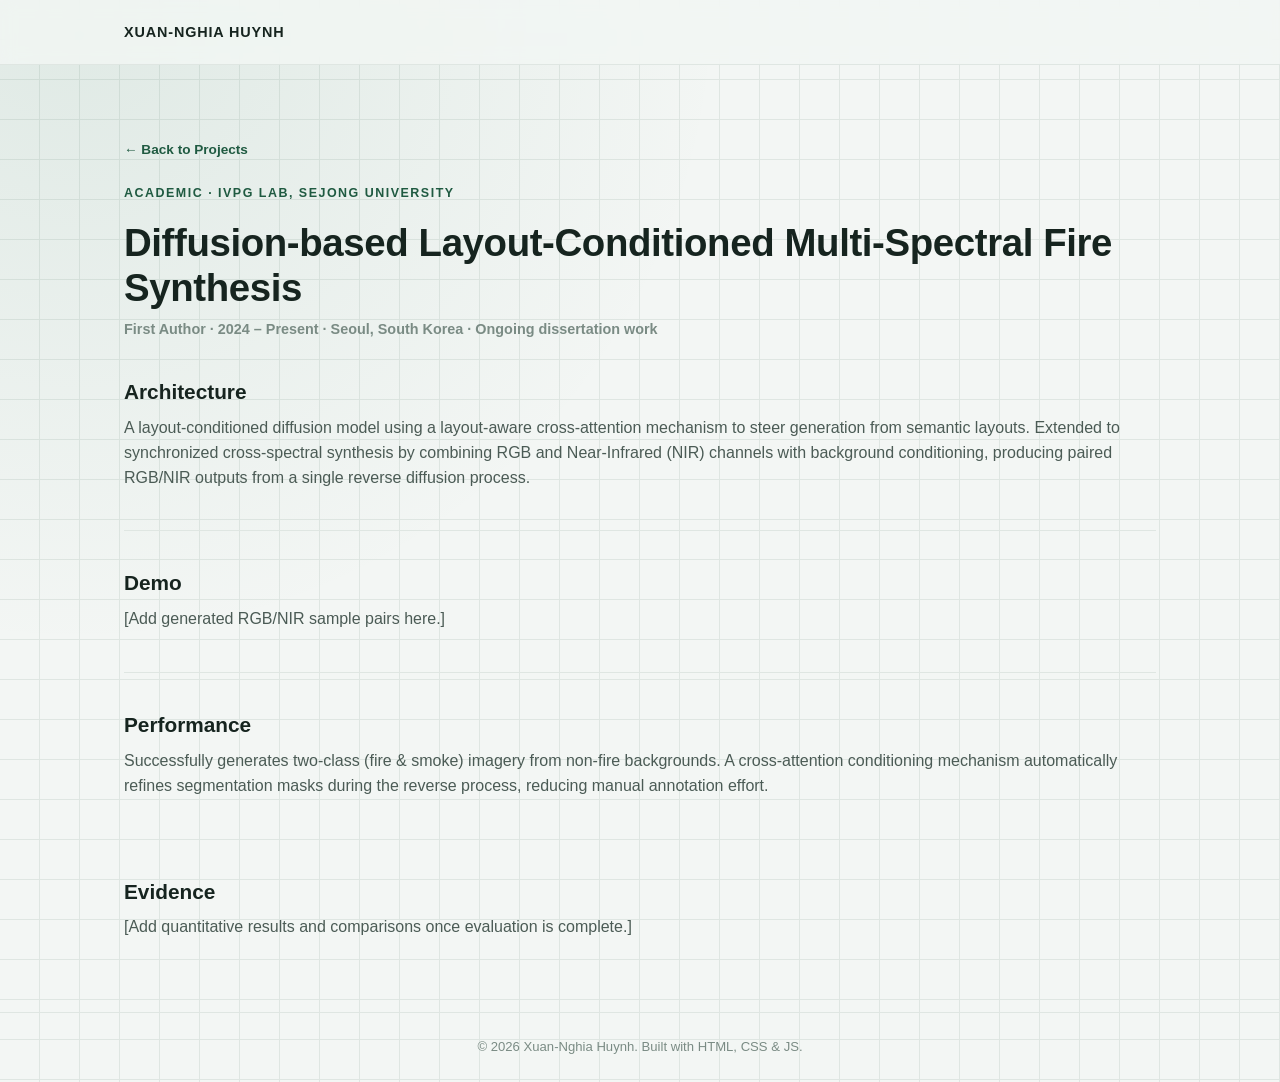
<file: docs/diffusion-fire-synthesis.html>
<!DOCTYPE html>
<html lang="en">
<head>
<meta charset="UTF-8">
<meta name="viewport" content="width=device-width, initial-scale=1.0">
<title>Diffusion Multi-Spectral Fire Synthesis | Xuan-Nghia Huynh</title>
<meta name="description" content="Architecture, demo, performance, and evidence for the diffusion-based multi-spectral fire synthesis project.">
<link rel="icon" href="data:,">
<link rel="stylesheet" href="../styles.css">
</head>
<body>

<header class="site-header">
  <div class="wrap header-inner">
    <a class="brand" href="../index.html#top">XUAN-NGHIA HUYNH</a>
  </div>
</header>

<main>
  <section class="section">
    <div class="wrap">
      <a class="doc-back" href="../index.html#projects">&larr; Back to Projects</a>
      <p class="eyebrow">ACADEMIC · IVPG LAB, SEJONG UNIVERSITY</p>
      <h1 class="doc-page-title">Diffusion-based Layout-Conditioned Multi-Spectral Fire Synthesis</h1>
      <p class="doc-meta">First Author &middot; 2024 &ndash; Present &middot; Seoul, South Korea &middot; Ongoing dissertation work</p>

      <div class="doc-section">
        <h2>Architecture</h2>
        <p>
          A layout-conditioned diffusion model using a layout-aware cross-attention mechanism to
          steer generation from semantic layouts. Extended to synchronized cross-spectral synthesis
          by combining RGB and Near-Infrared (NIR) channels with background conditioning, producing
          paired RGB/NIR outputs from a single reverse diffusion process.
        </p>
      </div>

      <div class="doc-section">
        <h2>Demo</h2>
        <p>[Add generated RGB/NIR sample pairs here.]</p>
      </div>

      <div class="doc-section">
        <h2>Performance</h2>
        <p>
          Successfully generates two-class (fire &amp; smoke) imagery from non-fire backgrounds.
          A cross-attention conditioning mechanism automatically refines segmentation masks during
          the reverse process, reducing manual annotation effort.
        </p>
      </div>

      <div class="doc-section">
        <h2>Evidence</h2>
        <p>[Add quantitative results and comparisons once evaluation is complete.]</p>
      </div>
    </div>
  </section>
</main>

<footer class="site-footer">
  <div class="wrap">
    <p>&copy; 2026 Xuan-Nghia Huynh. Built with HTML, CSS &amp; JS.</p>
  </div>
</footer>

</body>
</html>
</file>
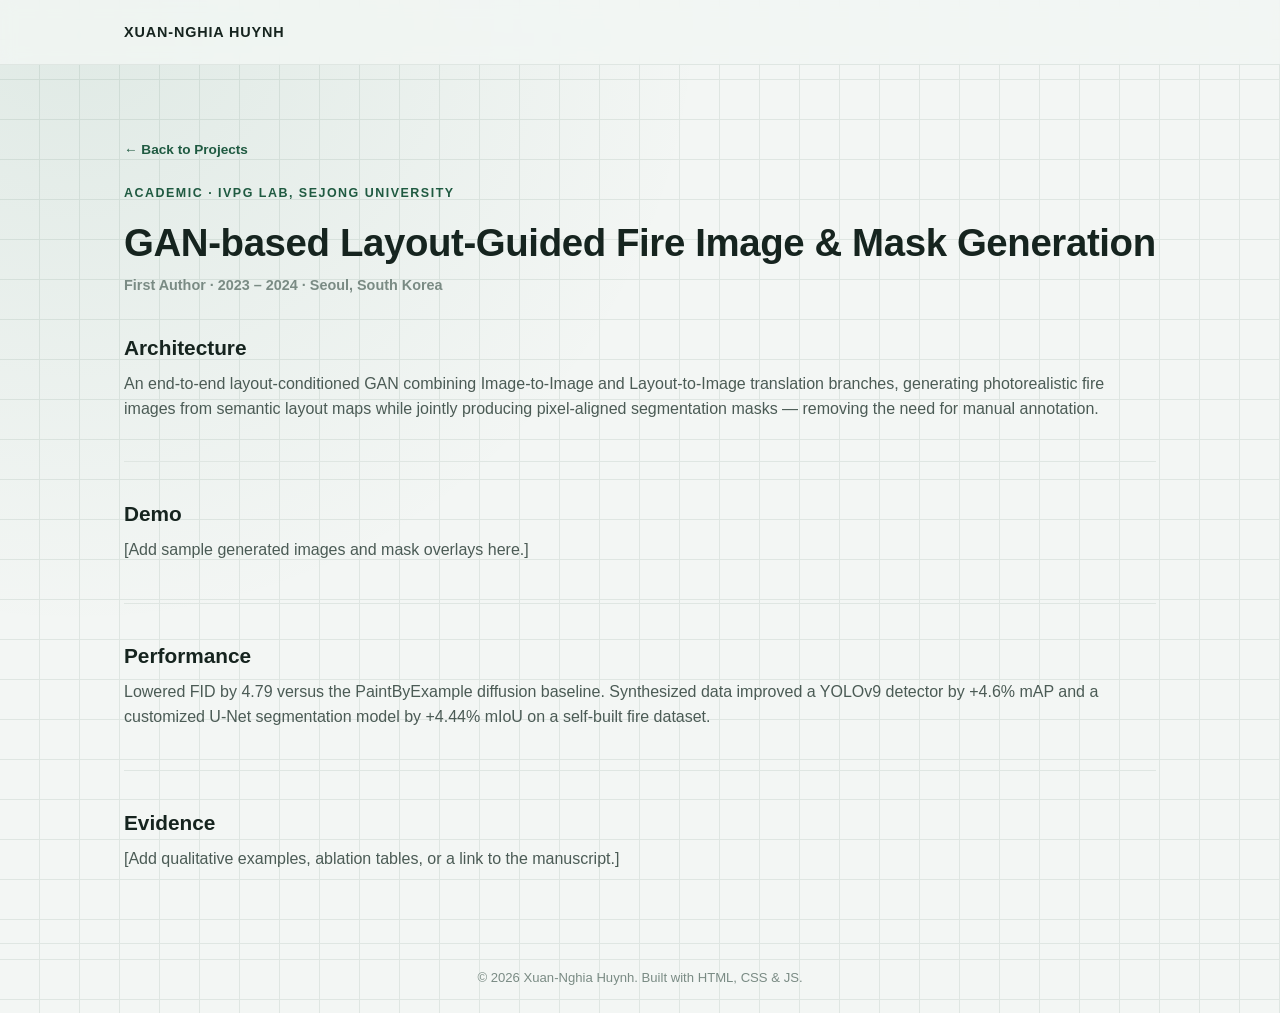
<file: docs/gan-fire-synthesis.html>
<!DOCTYPE html>
<html lang="en">
<head>
<meta charset="UTF-8">
<meta name="viewport" content="width=device-width, initial-scale=1.0">
<title>GAN Fire Image &amp; Mask Generation | Xuan-Nghia Huynh</title>
<meta name="description" content="Architecture, demo, performance, and evidence for the GAN-based layout-guided fire image and mask generation project.">
<link rel="icon" href="data:,">
<link rel="stylesheet" href="../styles.css">
</head>
<body>

<header class="site-header">
  <div class="wrap header-inner">
    <a class="brand" href="../index.html#top">XUAN-NGHIA HUYNH</a>
  </div>
</header>

<main>
  <section class="section">
    <div class="wrap">
      <a class="doc-back" href="../index.html#projects">&larr; Back to Projects</a>
      <p class="eyebrow">ACADEMIC · IVPG LAB, SEJONG UNIVERSITY</p>
      <h1 class="doc-page-title">GAN-based Layout-Guided Fire Image &amp; Mask Generation</h1>
      <p class="doc-meta">First Author &middot; 2023 &ndash; 2024 &middot; Seoul, South Korea</p>

      <div class="doc-section">
        <h2>Architecture</h2>
        <p>
          An end-to-end layout-conditioned GAN combining Image-to-Image and Layout-to-Image
          translation branches, generating photorealistic fire images from semantic layout maps
          while jointly producing pixel-aligned segmentation masks — removing the need for manual
          annotation.
        </p>
      </div>

      <div class="doc-section">
        <h2>Demo</h2>
        <p>[Add sample generated images and mask overlays here.]</p>
      </div>

      <div class="doc-section">
        <h2>Performance</h2>
        <p>
          Lowered FID by 4.79 versus the PaintByExample diffusion baseline. Synthesized data
          improved a YOLOv9 detector by +4.6% mAP and a customized U-Net segmentation model by
          +4.44% mIoU on a self-built fire dataset.
        </p>
      </div>

      <div class="doc-section">
        <h2>Evidence</h2>
        <p>[Add qualitative examples, ablation tables, or a link to the manuscript.]</p>
      </div>
    </div>
  </section>
</main>

<footer class="site-footer">
  <div class="wrap">
    <p>&copy; 2026 Xuan-Nghia Huynh. Built with HTML, CSS &amp; JS.</p>
  </div>
</footer>

</body>
</html>
</file>
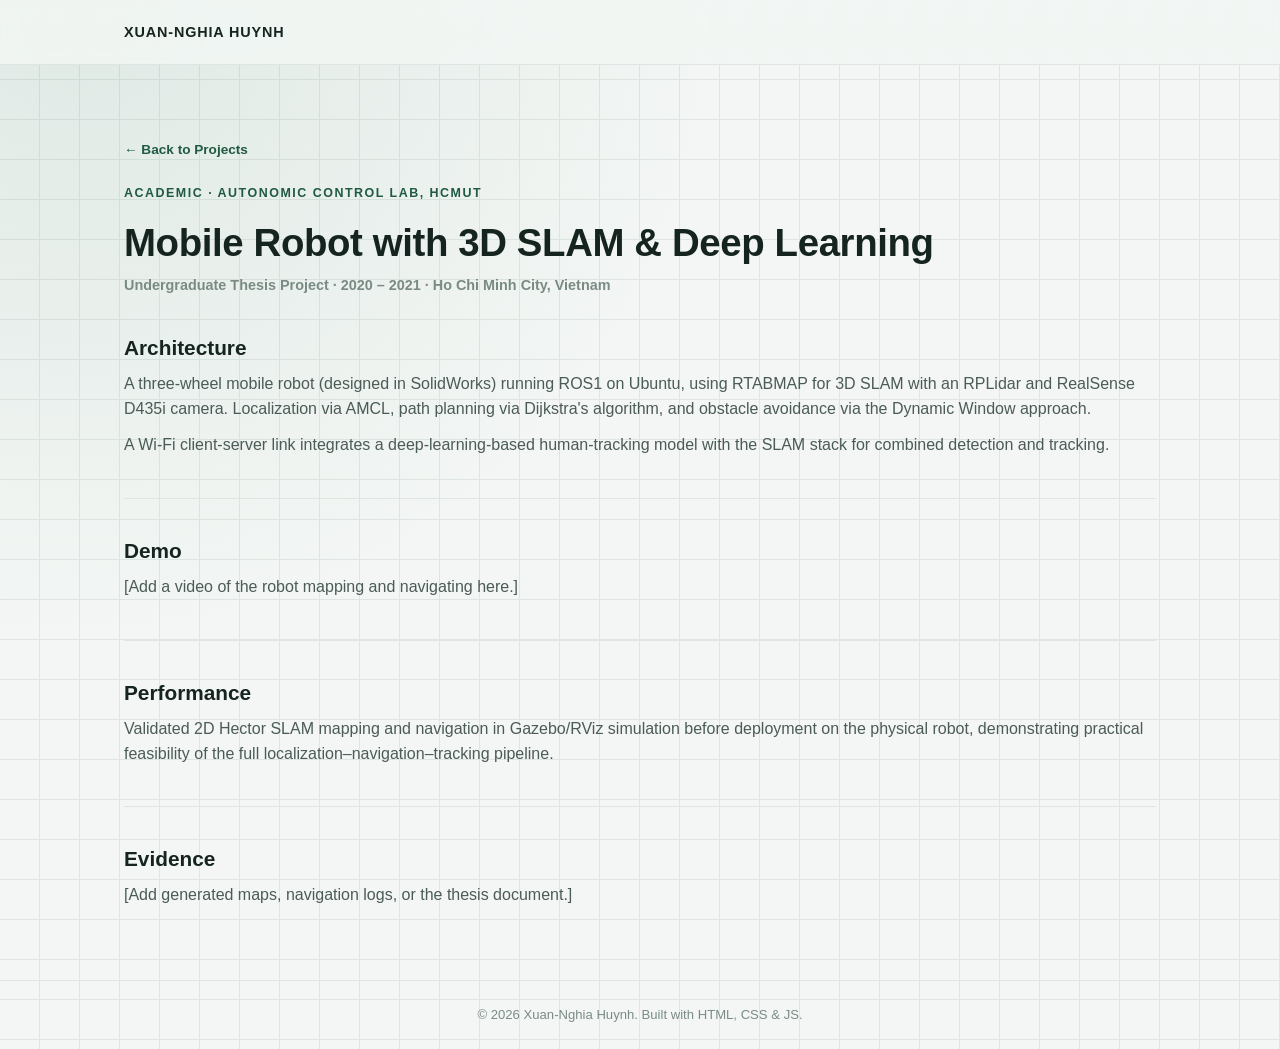
<file: docs/slam-robot.html>
<!DOCTYPE html>
<html lang="en">
<head>
<meta charset="UTF-8">
<meta name="viewport" content="width=device-width, initial-scale=1.0">
<title>Mobile Robot with 3D SLAM | Xuan-Nghia Huynh</title>
<meta name="description" content="Architecture, demo, performance, and evidence for the 3D SLAM mobile robot project.">
<link rel="icon" href="data:,">
<link rel="stylesheet" href="../styles.css">
</head>
<body>

<header class="site-header">
  <div class="wrap header-inner">
    <a class="brand" href="../index.html#top">XUAN-NGHIA HUYNH</a>
  </div>
</header>

<main>
  <section class="section">
    <div class="wrap">
      <a class="doc-back" href="../index.html#projects">&larr; Back to Projects</a>
      <p class="eyebrow">ACADEMIC · AUTONOMIC CONTROL LAB, HCMUT</p>
      <h1 class="doc-page-title">Mobile Robot with 3D SLAM &amp; Deep Learning</h1>
      <p class="doc-meta">Undergraduate Thesis Project &middot; 2020 &ndash; 2021 &middot; Ho Chi Minh City, Vietnam</p>

      <div class="doc-section">
        <h2>Architecture</h2>
        <p>
          A three-wheel mobile robot (designed in SolidWorks) running ROS1 on Ubuntu, using RTABMAP
          for 3D SLAM with an RPLidar and RealSense D435i camera. Localization via AMCL, path
          planning via Dijkstra's algorithm, and obstacle avoidance via the Dynamic Window approach.
        </p>
        <p>
          A Wi-Fi client-server link integrates a deep-learning-based human-tracking model with the
          SLAM stack for combined detection and tracking.
        </p>
      </div>

      <div class="doc-section">
        <h2>Demo</h2>
        <p>[Add a video of the robot mapping and navigating here.]</p>
      </div>

      <div class="doc-section">
        <h2>Performance</h2>
        <p>
          Validated 2D Hector SLAM mapping and navigation in Gazebo/RViz simulation before
          deployment on the physical robot, demonstrating practical feasibility of the full
          localization&ndash;navigation&ndash;tracking pipeline.
        </p>
      </div>

      <div class="doc-section">
        <h2>Evidence</h2>
        <p>[Add generated maps, navigation logs, or the thesis document.]</p>
      </div>
    </div>
  </section>
</main>

<footer class="site-footer">
  <div class="wrap">
    <p>&copy; 2026 Xuan-Nghia Huynh. Built with HTML, CSS &amp; JS.</p>
  </div>
</footer>

</body>
</html>
</file>
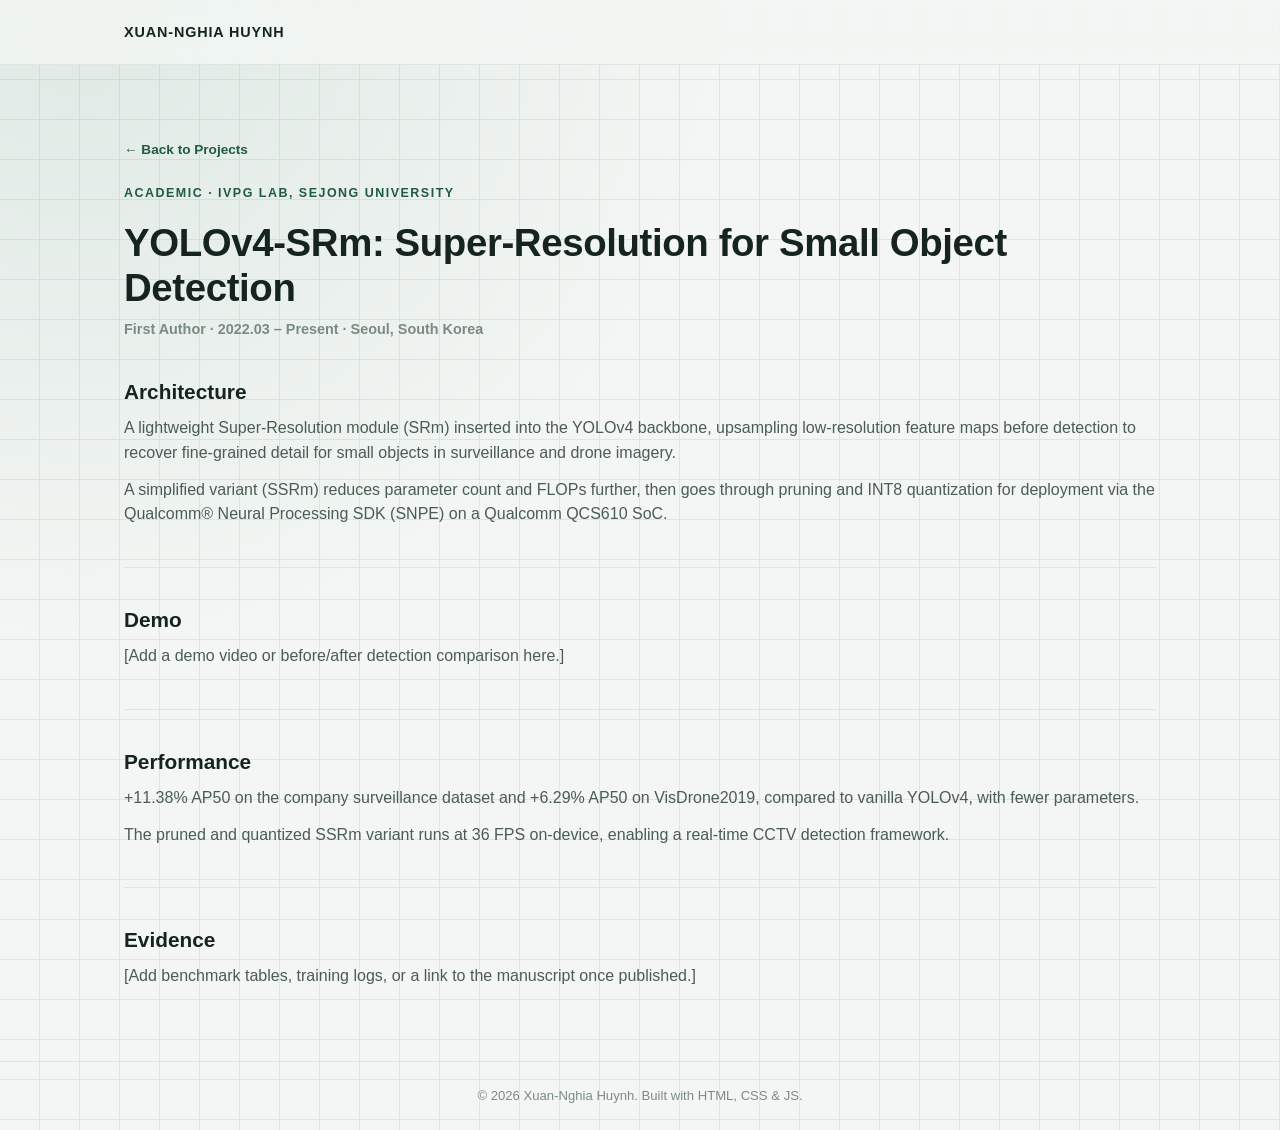
<file: docs/yolov4-srm.html>
<!DOCTYPE html>
<html lang="en">
<head>
<meta charset="UTF-8">
<meta name="viewport" content="width=device-width, initial-scale=1.0">
<title>YOLOv4-SRm | Xuan-Nghia Huynh</title>
<meta name="description" content="Architecture, demo, performance, and evidence for the YOLOv4-SRm small object detection project.">
<link rel="icon" href="data:,">
<link rel="stylesheet" href="../styles.css">
</head>
<body>

<header class="site-header">
  <div class="wrap header-inner">
    <a class="brand" href="../index.html#top">XUAN-NGHIA HUYNH</a>
  </div>
</header>

<main>
  <section class="section">
    <div class="wrap">
      <a class="doc-back" href="../index.html#projects">&larr; Back to Projects</a>
      <p class="eyebrow">ACADEMIC · IVPG LAB, SEJONG UNIVERSITY</p>
      <h1 class="doc-page-title">YOLOv4-SRm: Super-Resolution for Small Object Detection</h1>
      <p class="doc-meta">First Author &middot; 2022.03 &ndash; Present &middot; Seoul, South Korea</p>

      <div class="doc-section">
        <h2>Architecture</h2>
        <p>
          A lightweight Super-Resolution module (SRm) inserted into the YOLOv4 backbone, upsampling
          low-resolution feature maps before detection to recover fine-grained detail for small
          objects in surveillance and drone imagery.
        </p>
        <p>
          A simplified variant (SSRm) reduces parameter count and FLOPs further, then goes through
          pruning and INT8 quantization for deployment via the Qualcomm&reg; Neural Processing SDK
          (SNPE) on a Qualcomm QCS610 SoC.
        </p>
      </div>

      <div class="doc-section">
        <h2>Demo</h2>
        <p>[Add a demo video or before/after detection comparison here.]</p>
      </div>

      <div class="doc-section">
        <h2>Performance</h2>
        <p>
          +11.38% AP50 on the company surveillance dataset and +6.29% AP50 on VisDrone2019, compared
          to vanilla YOLOv4, with fewer parameters.
        </p>
        <p>
          The pruned and quantized SSRm variant runs at 36 FPS on-device, enabling a real-time CCTV
          detection framework.
        </p>
      </div>

      <div class="doc-section">
        <h2>Evidence</h2>
        <p>[Add benchmark tables, training logs, or a link to the manuscript once published.]</p>
      </div>
    </div>
  </section>
</main>

<footer class="site-footer">
  <div class="wrap">
    <p>&copy; 2026 Xuan-Nghia Huynh. Built with HTML, CSS &amp; JS.</p>
  </div>
</footer>

</body>
</html>
</file>
<file: styles.css>
:root {
  --bg: #f3f6f4;
  --bg-panel: #ffffff;
  --ink: #16241f;
  --ink-soft: #4b5b55;
  --muted: #7a8b84;
  --line: #dfe6e2;
  --accent: #2f7a5c;
  --accent-soft: #e4f0ea;
  --accent-strong: #1f5a41;
  --radius: 14px;
  --shadow: 0 1px 2px rgba(22, 36, 31, 0.04), 0 8px 24px rgba(22, 36, 31, 0.05);
  --maxw: 1080px;
}

* { box-sizing: border-box; }

html { scroll-behavior: smooth; }

body {
  margin: 0;
  font-family: -apple-system, BlinkMacSystemFont, "Segoe UI", Inter, Roboto, Helvetica, Arial, sans-serif;
  color: var(--ink);
  background:
    radial-gradient(circle at 6% 0%, rgba(47, 122, 92, 0.10), transparent 40%),
    linear-gradient(var(--line) 1px, transparent 1px),
    linear-gradient(90deg, var(--line) 1px, transparent 1px),
    var(--bg);
  background-size: auto, 40px 40px, 40px 40px, auto;
  background-position: 0 0, -1px -1px, -1px -1px, 0 0;
  line-height: 1.55;
}

.wrap {
  max-width: var(--maxw);
  margin: 0 auto;
  padding: 0 24px;
}

a { color: inherit; text-decoration: none; }

h1, h2, h3 { line-height: 1.15; margin: 0; }

/* ---------- Header ---------- */
.site-header {
  position: sticky;
  top: 0;
  z-index: 50;
  background: rgba(243, 246, 244, 0.85);
  backdrop-filter: saturate(180%) blur(8px);
  border-bottom: 1px solid var(--line);
}

.header-inner {
  display: flex;
  align-items: center;
  justify-content: space-between;
  height: 64px;
}

.brand {
  font-weight: 800;
  font-size: 0.9rem;
  letter-spacing: 0.06em;
}

.main-nav {
  display: flex;
  gap: 28px;
}

.main-nav a {
  font-size: 0.85rem;
  font-weight: 600;
  color: var(--ink-soft);
  letter-spacing: 0.02em;
}

.main-nav a:hover,
.main-nav a.is-active {
  color: var(--accent-strong);
}

.nav-toggle {
  display: none;
  flex-direction: column;
  gap: 4px;
  background: none;
  border: 0;
  cursor: pointer;
  padding: 8px;
}

.nav-toggle span {
  width: 20px;
  height: 2px;
  background: var(--ink);
  border-radius: 2px;
}

/* ---------- Hero ---------- */
.hero {
  position: relative;
  overflow: hidden;
  padding-top: 64px;
  padding-bottom: 48px;
}

.hero-blob {
  position: absolute;
  top: -140px;
  left: -160px;
  width: 480px;
  height: 480px;
  border-radius: 50%;
  background: radial-gradient(circle, rgba(47, 122, 92, 0.28), rgba(47, 122, 92, 0) 70%);
  filter: blur(2px);
  z-index: 0;
}

.hero-inner {
  position: relative;
  z-index: 1;
  padding-top: 56px;
  padding-bottom: 40px;
}

.eyebrow {
  font-size: 0.78rem;
  font-weight: 700;
  letter-spacing: 0.12em;
  color: var(--accent-strong);
  margin: 0 0 18px;
}

.hero-flex {
  display: flex;
  align-items: flex-start;
  gap: 56px;
}

.hero-text {
  flex: 1 1 auto;
  min-width: 0;
}

.hero-side {
  flex: 0 0 220px;
  display: flex;
  flex-direction: column;
  gap: 28px;
  padding-top: 4px;
}

.hero-photo img {
  display: block;
  width: 140px;
  height: 140px;
  object-fit: cover;
  border-radius: 50%;
  border: 4px solid var(--bg-panel);
  box-shadow: var(--shadow);
}

.hero h1 {
  font-size: clamp(2rem, 4.5vw, 3.2rem);
  font-weight: 800;
  letter-spacing: -0.01em;
  max-width: 18ch;
  margin-bottom: 20px;
}

.hero-lede {
  max-width: 62ch;
  color: var(--ink-soft);
  font-size: 1.05rem;
  margin-bottom: 28px;
}

.hero-actions {
  display: flex;
  flex-wrap: wrap;
  gap: 12px;
}

.btn {
  display: inline-flex;
  align-items: center;
  gap: 8px;
  padding: 11px 20px;
  border-radius: 999px;
  font-size: 0.9rem;
  font-weight: 600;
  border: 1px solid transparent;
  transition: transform 0.15s ease, background 0.15s ease, border-color 0.15s ease;
}

.btn:hover { transform: translateY(-1px); }

.btn-primary {
  background: var(--accent);
  color: #fff;
}

.btn-primary:hover { background: var(--accent-strong); }

.btn-ghost {
  background: var(--bg-panel);
  border-color: var(--line);
  color: var(--ink);
}

.btn-ghost:hover { border-color: var(--accent); color: var(--accent-strong); }

.info-list {
  display: flex;
  flex-direction: column;
  gap: 18px;
  margin: 0;
  padding-top: 24px;
  border-top: 1px solid var(--line);
}

.info-item dt {
  font-size: 0.72rem;
  font-weight: 700;
  letter-spacing: 0.08em;
  color: var(--muted);
  margin-bottom: 6px;
}

.info-item dd {
  margin: 0;
  font-size: 0.92rem;
  font-weight: 600;
  color: var(--ink);
}

/* ---------- Sections ---------- */
.section {
  padding: 72px 0;
}

.section-alt {
  background: rgba(255, 255, 255, 0.55);
  border-top: 1px solid var(--line);
  border-bottom: 1px solid var(--line);
}

.section-title {
  font-size: 1.7rem;
  font-weight: 800;
  margin-bottom: 32px;
  letter-spacing: -0.01em;
}

/* ---------- Projects ---------- */
.filter-bar {
  display: flex;
  gap: 10px;
  margin-bottom: 28px;
  flex-wrap: wrap;
}

.filter-chip {
  border: 1px solid var(--line);
  background: var(--bg-panel);
  color: var(--ink-soft);
  font-size: 0.82rem;
  font-weight: 600;
  padding: 8px 16px;
  border-radius: 999px;
  cursor: pointer;
  transition: all 0.15s ease;
}

.filter-chip:hover { border-color: var(--accent); }

.filter-chip.is-active {
  background: var(--accent);
  border-color: var(--accent);
  color: #fff;
}

.project-list {
  display: grid;
  grid-template-columns: repeat(auto-fill, minmax(300px, 1fr));
  gap: 20px;
}

.project-card {
  background: var(--bg-panel);
  border: 1px solid var(--line);
  border-radius: var(--radius);
  padding: 22px;
  box-shadow: var(--shadow);
  display: flex;
  flex-direction: column;
  gap: 10px;
  scroll-margin-top: 84px;
}

.project-meta {
  display: flex;
  justify-content: space-between;
  align-items: center;
}

.tag-pill {
  font-size: 0.7rem;
  font-weight: 700;
  letter-spacing: 0.04em;
  text-transform: uppercase;
  background: var(--accent-soft);
  color: var(--accent-strong);
  padding: 4px 10px;
  border-radius: 999px;
}

.project-date {
  font-size: 0.78rem;
  color: var(--muted);
  font-weight: 600;
}

.project-card h3 {
  font-size: 1.05rem;
  font-weight: 700;
}

.project-org {
  margin: 0;
  font-size: 0.82rem;
  color: var(--muted);
  font-weight: 600;
}

.project-desc {
  margin: 0;
  color: var(--ink-soft);
  font-size: 0.92rem;
}

.project-stat {
  margin: 0;
  font-size: 0.82rem;
  font-weight: 700;
  color: var(--accent-strong);
}

.tag-row {
  display: flex;
  flex-wrap: wrap;
  gap: 6px;
  margin-top: 2px;
}

.tag {
  font-size: 0.72rem;
  font-weight: 600;
  color: var(--ink-soft);
  background: var(--bg);
  border: 1px solid var(--line);
  padding: 3px 9px;
  border-radius: 999px;
}

.project-links {
  display: flex;
  gap: 16px;
  margin-top: auto;
  padding-top: 8px;
}

.project-links a {
  font-size: 0.82rem;
  font-weight: 700;
  color: var(--accent-strong);
}

.project-links a:hover { text-decoration: underline; }

/* ---------- Timeline ---------- */
.timeline {
  display: flex;
  flex-direction: column;
  gap: 36px;
}

.timeline-item {
  display: grid;
  grid-template-columns: 160px 1fr;
  gap: 24px;
  padding-bottom: 32px;
  border-bottom: 1px solid var(--line);
}

.timeline-item:last-child {
  border-bottom: 0;
  padding-bottom: 0;
}

.timeline-date {
  font-size: 0.82rem;
  font-weight: 700;
  color: var(--muted);
  letter-spacing: 0.02em;
}

.timeline-body h3 {
  font-size: 1.15rem;
  font-weight: 700;
  margin-bottom: 4px;
}

.timeline-org {
  margin: 0 0 8px;
  font-size: 0.88rem;
  color: var(--accent-strong);
  font-weight: 600;
}

.timeline-summary {
  margin: 0 0 10px;
  color: var(--ink-soft);
}

.timeline-list {
  margin: 0;
  padding-left: 18px;
  color: var(--ink-soft);
  font-size: 0.92rem;
  display: flex;
  flex-direction: column;
  gap: 6px;
}

.timeline-projects {
  margin-top: 12px;
  display: flex;
  flex-direction: column;
  gap: 4px;
}

.timeline-projects a {
  font-size: 0.82rem;
  font-weight: 700;
  color: var(--accent-strong);
  width: fit-content;
}

.timeline-projects a:hover {
  text-decoration: underline;
}

/* ---------- Education ---------- */
.edu-list {
  display: flex;
  flex-direction: column;
  gap: 24px;
}

.edu-item {
  background: var(--bg-panel);
  border: 1px solid var(--line);
  border-radius: var(--radius);
  padding: 22px 24px;
  box-shadow: var(--shadow);
}

.edu-item h3 {
  font-size: 1.05rem;
  font-weight: 700;
  margin-bottom: 6px;
}

.edu-org {
  margin: 0 0 6px;
  font-size: 0.9rem;
  color: var(--accent-strong);
  font-weight: 600;
}

.edu-detail {
  display: flex;
  flex-direction: column;
  gap: 6px;
}

.edu-detail p {
  margin: 0;
  color: var(--ink-soft);
  font-size: 0.9rem;
}

.edu-detail strong {
  color: var(--ink);
}

/* ---------- Publications ---------- */
.pub-list {
  display: flex;
  flex-direction: column;
  gap: 16px;
}

.pub-item {
  background: var(--bg-panel);
  border: 1px solid var(--line);
  border-radius: var(--radius);
  padding: 18px 22px;
  box-shadow: var(--shadow);
}

.pub-title {
  margin: 0 0 6px;
  font-size: 0.95rem;
  font-weight: 700;
}

.pub-title a {
  color: var(--accent-strong);
}

.pub-title a:hover {
  text-decoration: underline;
}

.pub-meta {
  margin: 0;
  font-size: 0.85rem;
  color: var(--muted);
  font-weight: 600;
}

/* ---------- Skills ---------- */
.skills-grid {
  display: grid;
  grid-template-columns: repeat(auto-fit, minmax(220px, 1fr));
  gap: 20px;
}

.skill-card {
  background: var(--bg-panel);
  border: 1px solid var(--line);
  border-radius: var(--radius);
  padding: 20px;
  box-shadow: var(--shadow);
}

.skill-card h3 {
  font-size: 0.95rem;
  font-weight: 700;
  margin-bottom: 8px;
  color: var(--accent-strong);
}

.skill-card p {
  margin: 0;
  font-size: 0.88rem;
  color: var(--ink-soft);
}

/* ---------- References ---------- */
.reference-list {
  display: grid;
  grid-template-columns: repeat(auto-fit, minmax(240px, 1fr));
  gap: 20px;
}

.reference-card {
  background: var(--bg-panel);
  border: 1px solid var(--line);
  border-radius: var(--radius);
  padding: 20px 22px;
  box-shadow: var(--shadow);
}

.reference-card h3 {
  font-size: 1rem;
  font-weight: 700;
  margin-bottom: 4px;
}

.reference-title {
  margin: 0 0 8px;
  font-size: 0.85rem;
  color: var(--accent-strong);
  font-weight: 600;
}

.reference-org {
  margin: 0;
  font-size: 0.85rem;
  color: var(--ink-soft);
}

.reference-email {
  margin: 8px 0 0;
  font-size: 0.85rem;
}

.reference-email a {
  color: var(--accent-strong);
  font-weight: 600;
}

.reference-email a:hover { text-decoration: underline; }

/* ---------- Contact ---------- */
.contact-wrap {
  text-align: center;
  display: flex;
  flex-direction: column;
  align-items: center;
}

.contact-lede {
  max-width: 52ch;
  color: var(--ink-soft);
  margin-bottom: 28px;
}

.contact-wrap .hero-actions {
  justify-content: center;
}

/* ---------- Docs pages ---------- */
.doc-back {
  display: inline-flex;
  align-items: center;
  gap: 6px;
  font-size: 0.85rem;
  font-weight: 700;
  color: var(--accent-strong);
  margin-bottom: 24px;
}

.doc-back:hover { text-decoration: underline; }

.doc-page-title {
  font-size: clamp(1.6rem, 4vw, 2.4rem);
  font-weight: 800;
  letter-spacing: -0.01em;
  margin: 12px 0 8px;
}

.doc-meta {
  margin: 0 0 40px;
  color: var(--muted);
  font-size: 0.9rem;
  font-weight: 600;
}

.doc-section {
  margin-bottom: 40px;
  padding-bottom: 40px;
  border-bottom: 1px solid var(--line);
}

.doc-section:last-child {
  border-bottom: 0;
  padding-bottom: 0;
  margin-bottom: 0;
}

.doc-section h2 {
  font-size: 1.3rem;
  font-weight: 800;
  margin-bottom: 12px;
}

.doc-section p {
  margin: 0 0 12px;
  color: var(--ink-soft);
}

.doc-section p:last-child { margin-bottom: 0; }

.doc-list {
  margin: 0 0 12px;
  padding-left: 20px;
  color: var(--ink-soft);
  display: flex;
  flex-direction: column;
  gap: 8px;
}

.doc-list:last-child { margin-bottom: 0; }

.doc-list strong { color: var(--ink); }

.doc-list code,
.doc-section code {
  background: var(--bg);
  border: 1px solid var(--line);
  border-radius: 4px;
  padding: 1px 6px;
  font-size: 0.85em;
}

.doc-figure {
  margin: 0 0 20px;
}

.doc-figure img {
  display: block;
  width: 100%;
  max-width: 700px;
  border: 1px solid var(--line);
  border-radius: var(--radius);
  box-shadow: var(--shadow);
}

.doc-figure figcaption {
  margin-top: 8px;
  font-size: 0.85rem;
  color: var(--muted);
}

.doc-table-wrap {
  overflow-x: auto;
  margin: 0 0 20px;
  border: 1px solid var(--line);
  border-radius: var(--radius);
}

.doc-table-wrap:last-child { margin-bottom: 0; }

.doc-table {
  width: 100%;
  border-collapse: collapse;
  font-size: 0.85rem;
  white-space: nowrap;
}

.doc-table caption {
  text-align: left;
  font-size: 0.82rem;
  font-weight: 700;
  color: var(--ink);
  background: var(--accent-soft);
  padding: 10px 14px;
}

.doc-table th,
.doc-table td {
  padding: 8px 14px;
  text-align: right;
  border-bottom: 1px solid var(--line);
}

.doc-table th:first-child,
.doc-table td:first-child {
  text-align: left;
  font-weight: 600;
  color: var(--ink);
}

.doc-table th {
  color: var(--muted);
  font-weight: 700;
  font-size: 0.78rem;
  text-transform: uppercase;
  letter-spacing: 0.03em;
}

.doc-table tbody tr:last-child td { border-bottom: 0; }

.doc-table-highlight td {
  background: var(--accent-soft);
  font-weight: 700;
  color: var(--accent-strong);
}

.doc-table-highlight td:first-child { color: var(--accent-strong); }

/* ---------- Footer ---------- */
.site-footer {
  border-top: 1px solid var(--line);
  padding: 24px 0;
}

.site-footer p {
  margin: 0;
  font-size: 0.82rem;
  color: var(--muted);
  text-align: center;
}

/* ---------- Docs modal ---------- */
.docs-modal[hidden] {
  display: none;
}

.docs-modal {
  position: fixed;
  inset: 0;
  z-index: 100;
  display: flex;
  align-items: center;
  justify-content: center;
  padding: 32px;
}

.docs-modal-backdrop {
  position: absolute;
  inset: 0;
  background: rgba(22, 36, 31, 0.55);
}

.docs-modal-panel {
  position: relative;
  z-index: 1;
  width: 100%;
  max-width: 860px;
  height: 100%;
  max-height: 800px;
  background: var(--bg-panel);
  border-radius: var(--radius);
  box-shadow: var(--shadow);
  overflow: hidden;
  display: flex;
  flex-direction: column;
}

.docs-modal-close {
  position: absolute;
  top: 10px;
  right: 14px;
  z-index: 2;
  width: 36px;
  height: 36px;
  border-radius: 50%;
  border: 1px solid var(--line);
  background: var(--bg-panel);
  color: var(--ink);
  font-size: 1.3rem;
  line-height: 1;
  cursor: pointer;
}

.docs-modal-close:hover {
  border-color: var(--accent);
  color: var(--accent-strong);
}

#docs-modal-frame {
  flex: 1 1 auto;
  width: 100%;
  height: 100%;
  border: 0;
}

@media (max-width: 720px) {
  .docs-modal { padding: 12px; }
}

/* ---------- Responsive ---------- */
@media (max-width: 860px) {
  .hero-flex { flex-direction: column; }
  .hero-side { flex-direction: row; align-items: flex-start; flex: 1 1 auto; width: 100%; }
  .info-list { flex: 1 1 auto; flex-direction: row; flex-wrap: wrap; border-top: 0; padding-top: 0; gap: 20px 32px; }
  .info-item { flex: 1 1 140px; }
}

@media (max-width: 720px) {
  .main-nav {
    position: absolute;
    top: 64px;
    left: 0;
    right: 0;
    background: var(--bg-panel);
    border-bottom: 1px solid var(--line);
    flex-direction: column;
    padding: 16px 24px;
    gap: 16px;
    display: none;
  }

  .main-nav.is-open { display: flex; }

  .nav-toggle { display: flex; }

  .timeline-item {
    grid-template-columns: 1fr;
    gap: 6px;
  }
}

@media (max-width: 520px) {
  .hero-side { flex-direction: column; }
  .info-list { flex-direction: column; }
  .hero h1 { max-width: 100%; }
}
</file>
